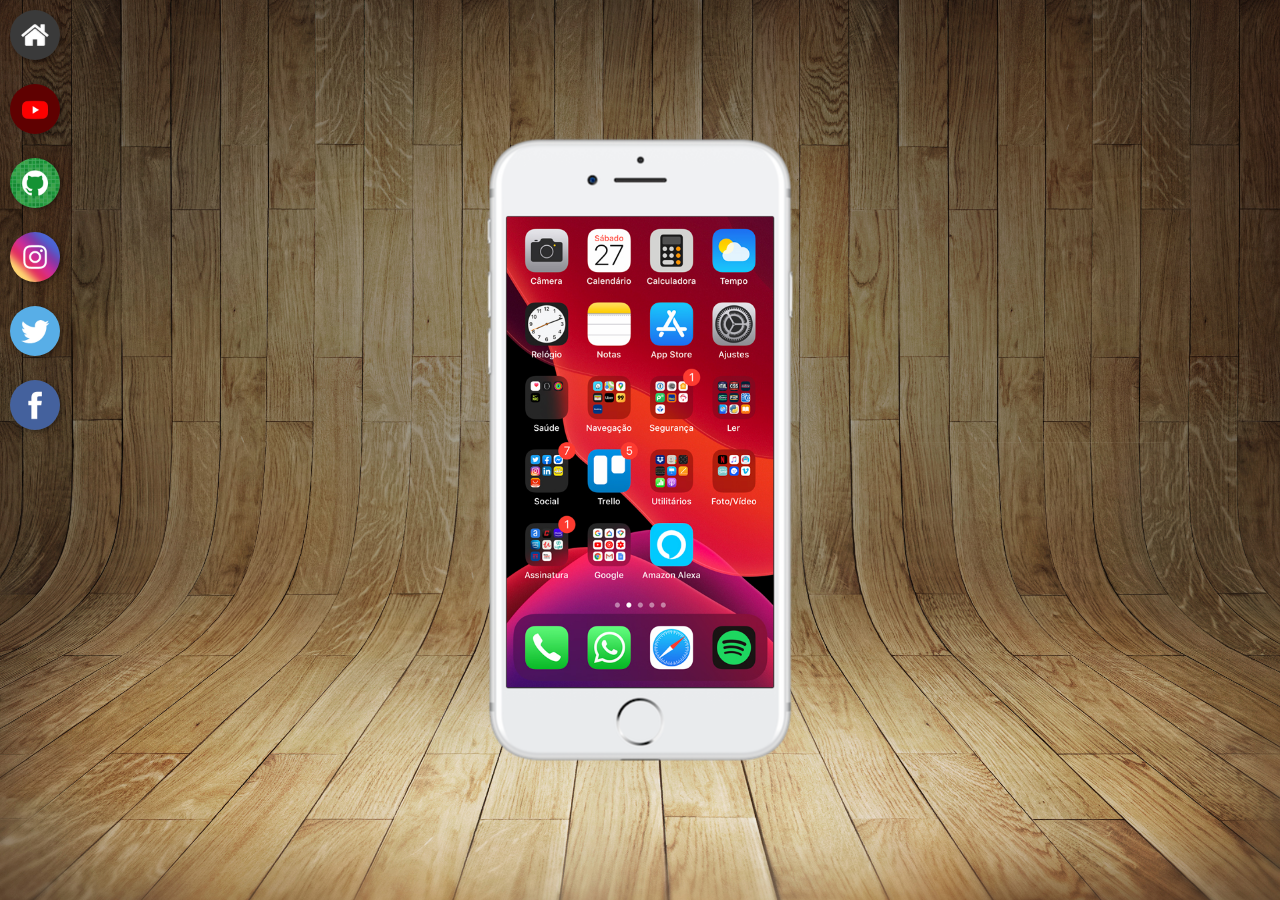
<file: index.html>
<!DOCTYPE html>
<html lang="pt-br">
<head>
    <meta charset="UTF-8">
    <meta name="viewport" content="width=device-width, initial-scale=1.0">
    <link rel="shortcut icon" href="favicon.ico" type="image/x-icon">
    <link rel="stylesheet" href="estilos/style.css">

    <title>Projeto ede social</title>
</head>
<body>
   <main>
    <section id="telefone">
       <iframe src="home.html" name="tela" id="tela" frameborder="0">
         Seu navegadornão é compativel com isso.
       </iframe>
    </section>
    <section id="redes-sociais"> 

      <a href="home.html" target="tela"><img src="imagens/logo-home.jpg" alt="Home"></a><br>
      <a href="youtube.html" target="tela"><img src="imagens/logo-youtube.jpg" alt="YouTube"></a><br>
      <a href="github.html" target="tela"><img src="imagens/logo-github.jpg" alt="GitHub"></a><br>
      <a href="instagram.html" target="tela"><img src="imagens/logo-instagram.jpg" alt="Instagram"></a><br>
      <a href="#" target="tela"><img src="imagens/logo-twitter.jpg" alt="Twitter"></a><br>
      <a href="#" target="tela"><img src="imagens/logo-facebook.jpg" alt="Facebook"></a>
    
    </section>
   </main> 
</body>
</html>
</file>
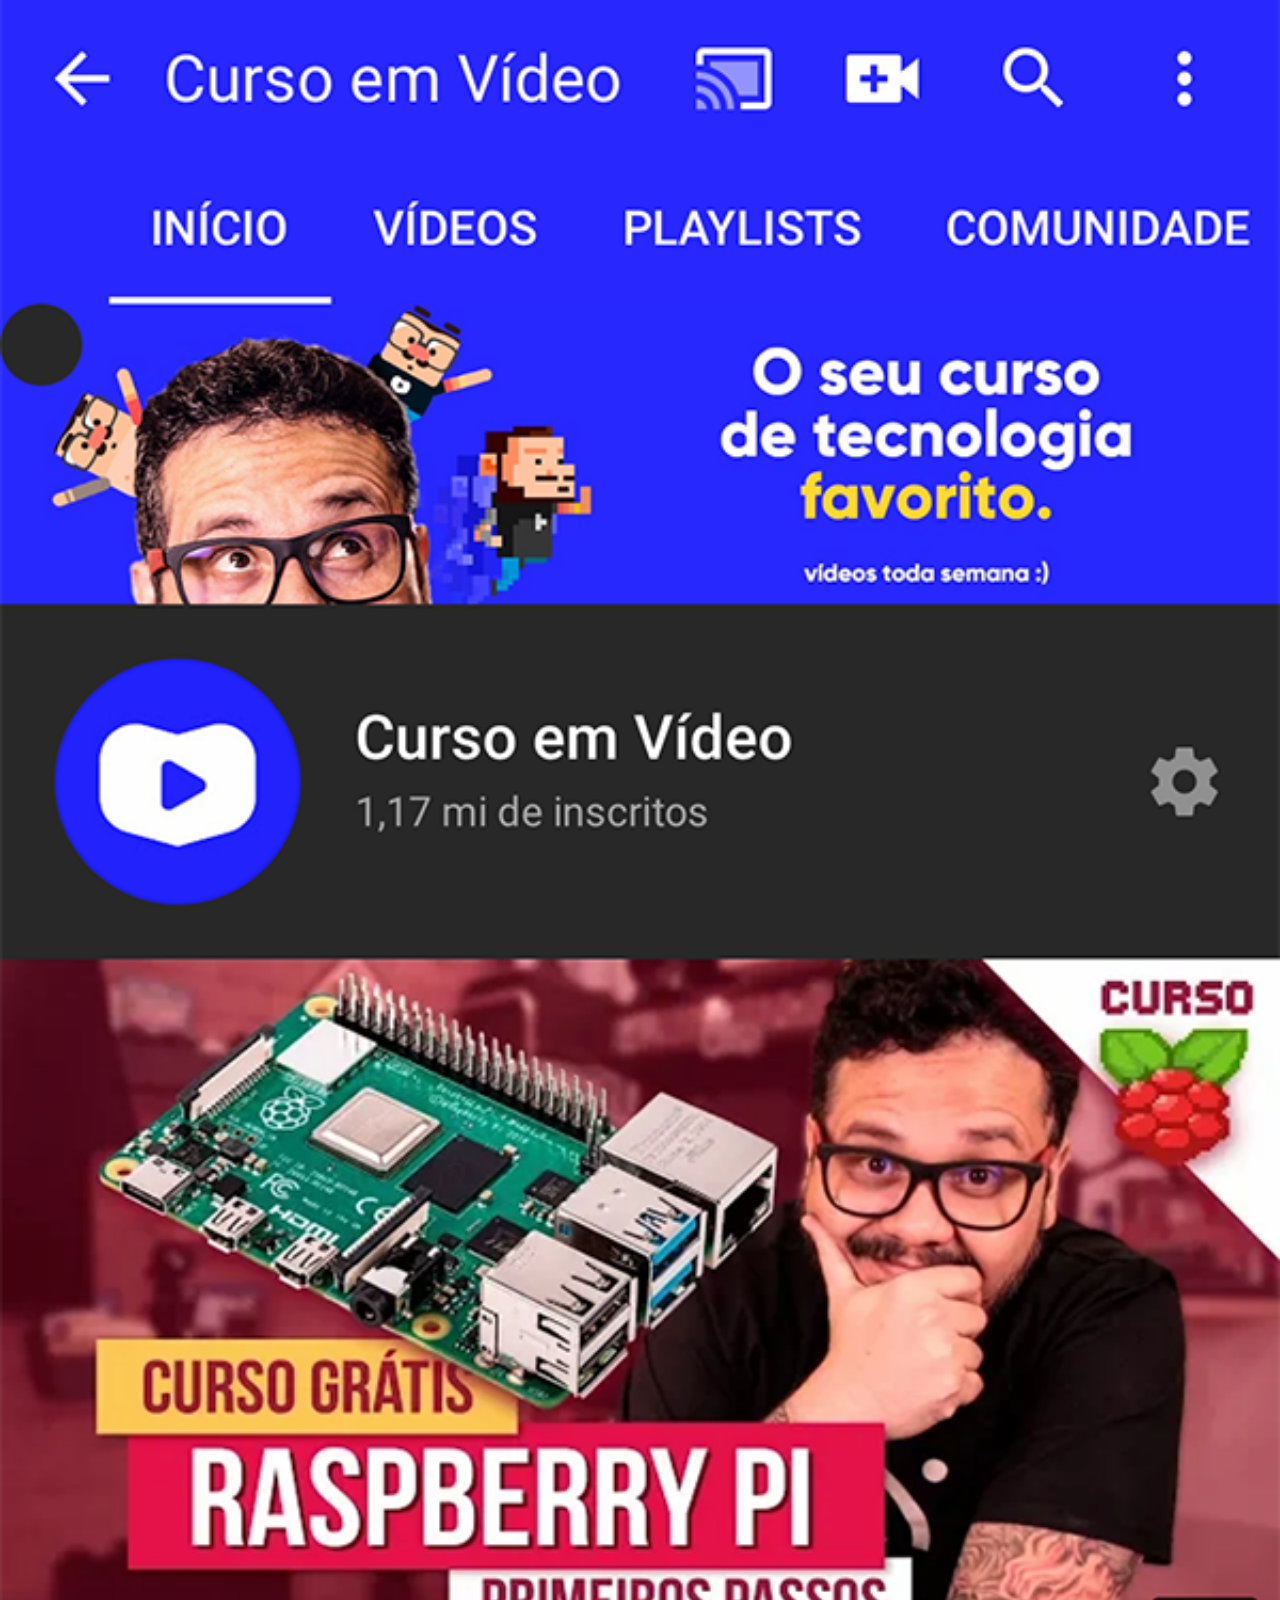
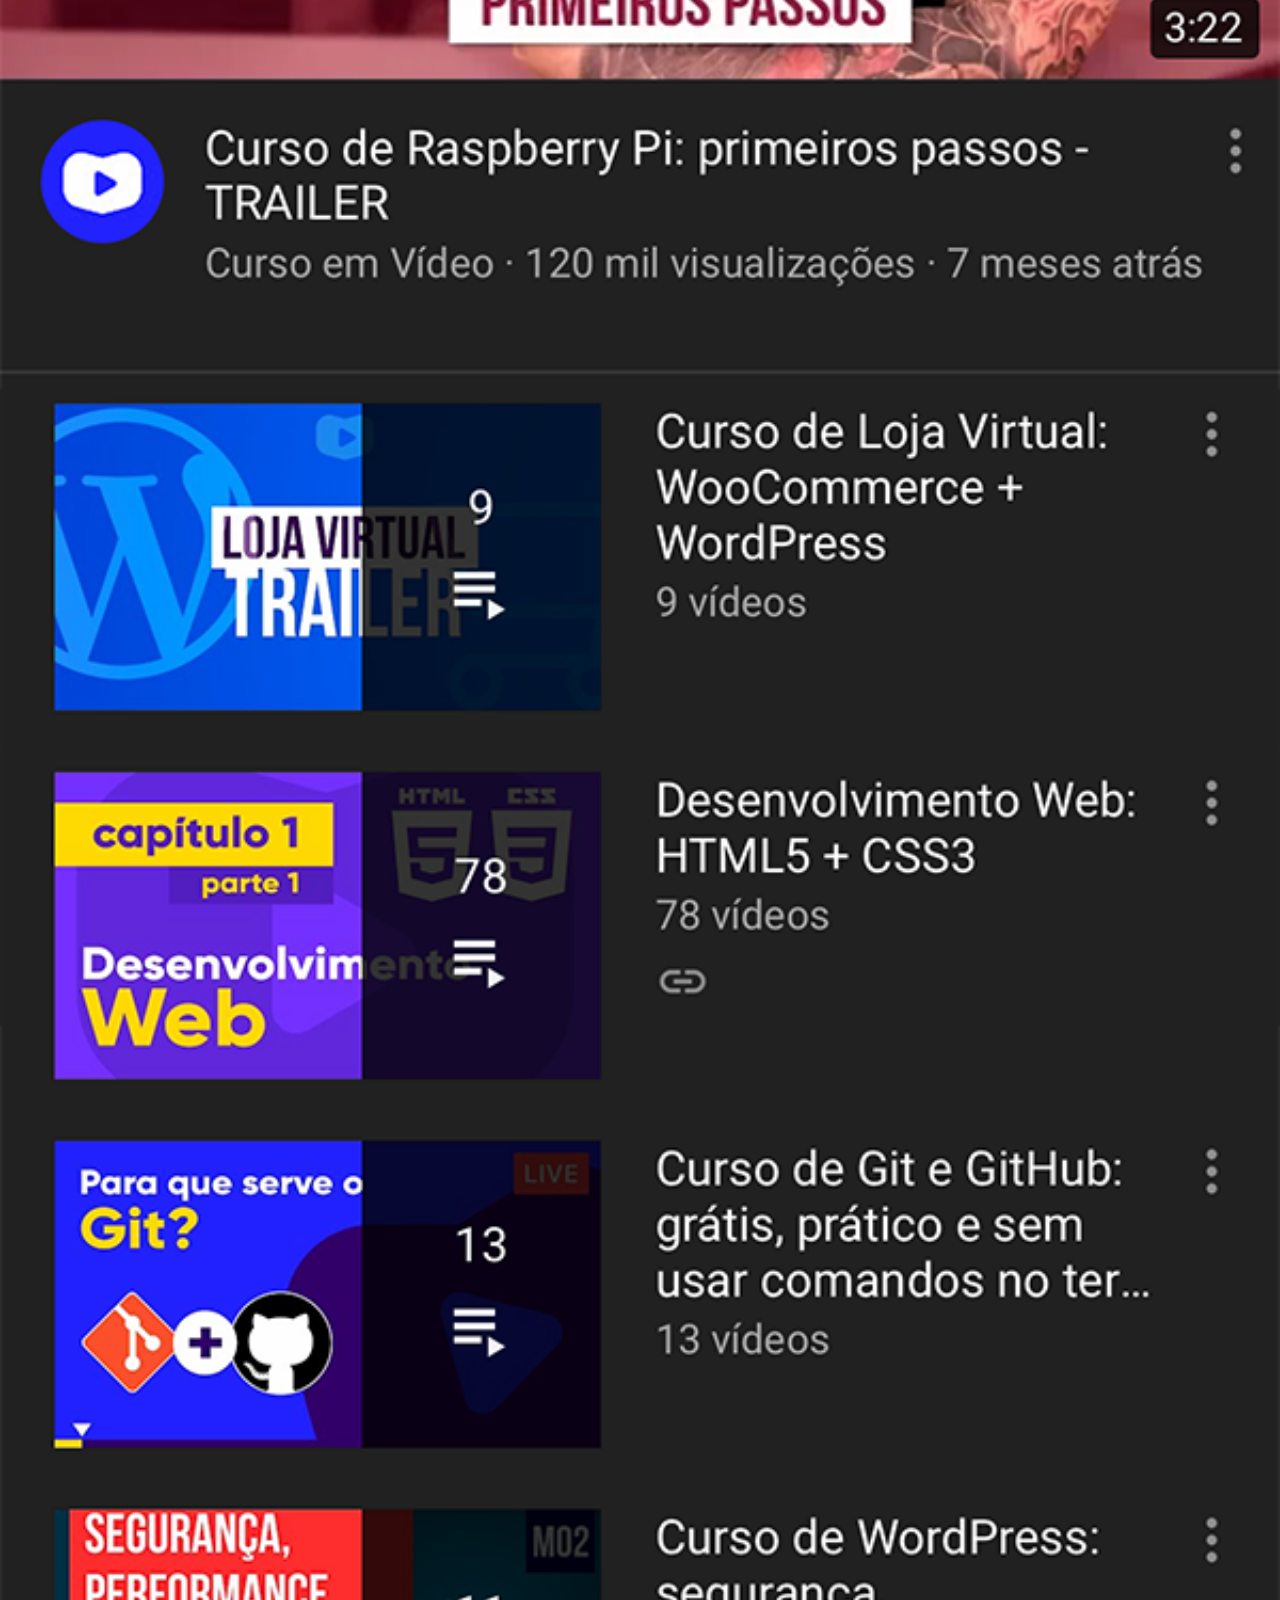
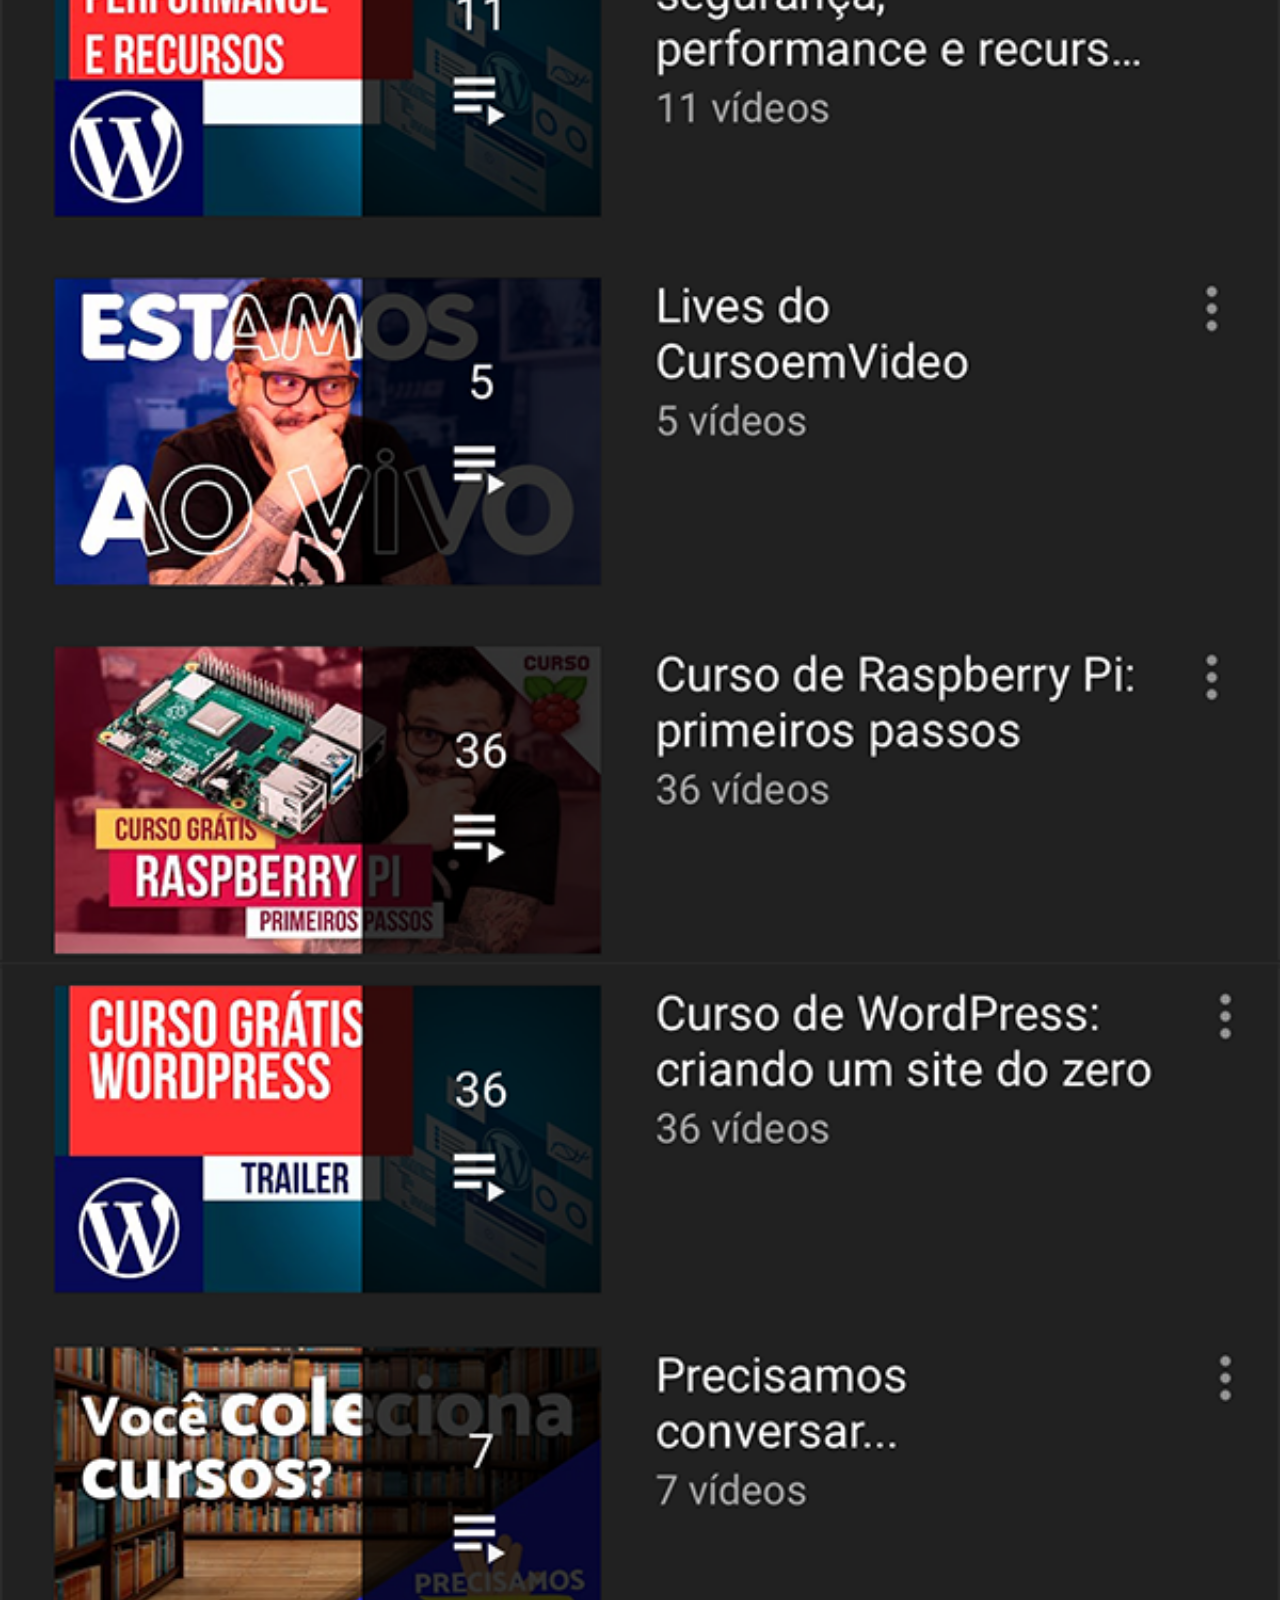
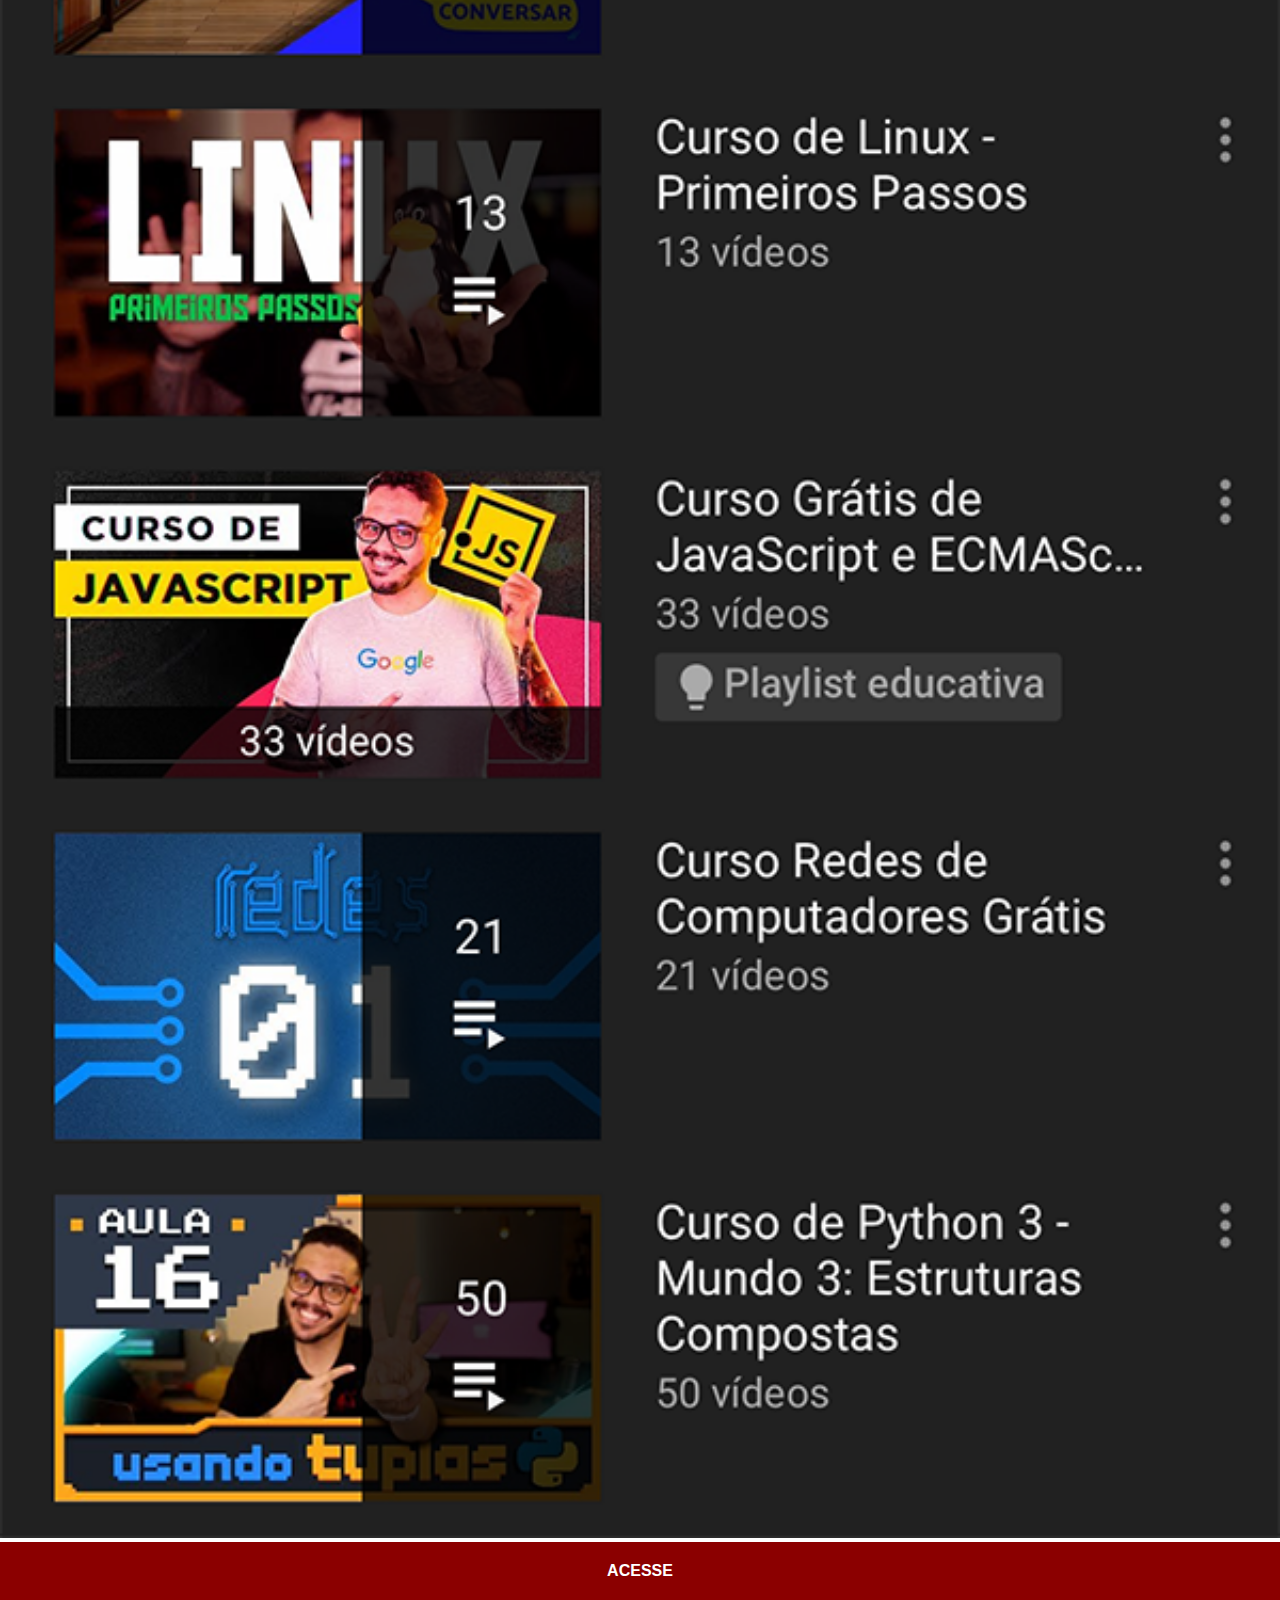
<file: facebook.html>
<!DOCTYPE html>
<html lang="pt-br">
<head>
    <meta charset="UTF-8">
    <meta name="viewport" content="width=device-width, initial-scale=1.0">
    <title>Facbook</title>
    <link rel="stylesheet" href="estilos/social.css">
</head>
<body>
   <img src="imagens/tela-youtube.png" alt="YouTube">
   <a href="https://www.youtube.com/user/cursoemvideo/playlists" target="_blank">ACESSE</a>
</body>
</html>
</file>
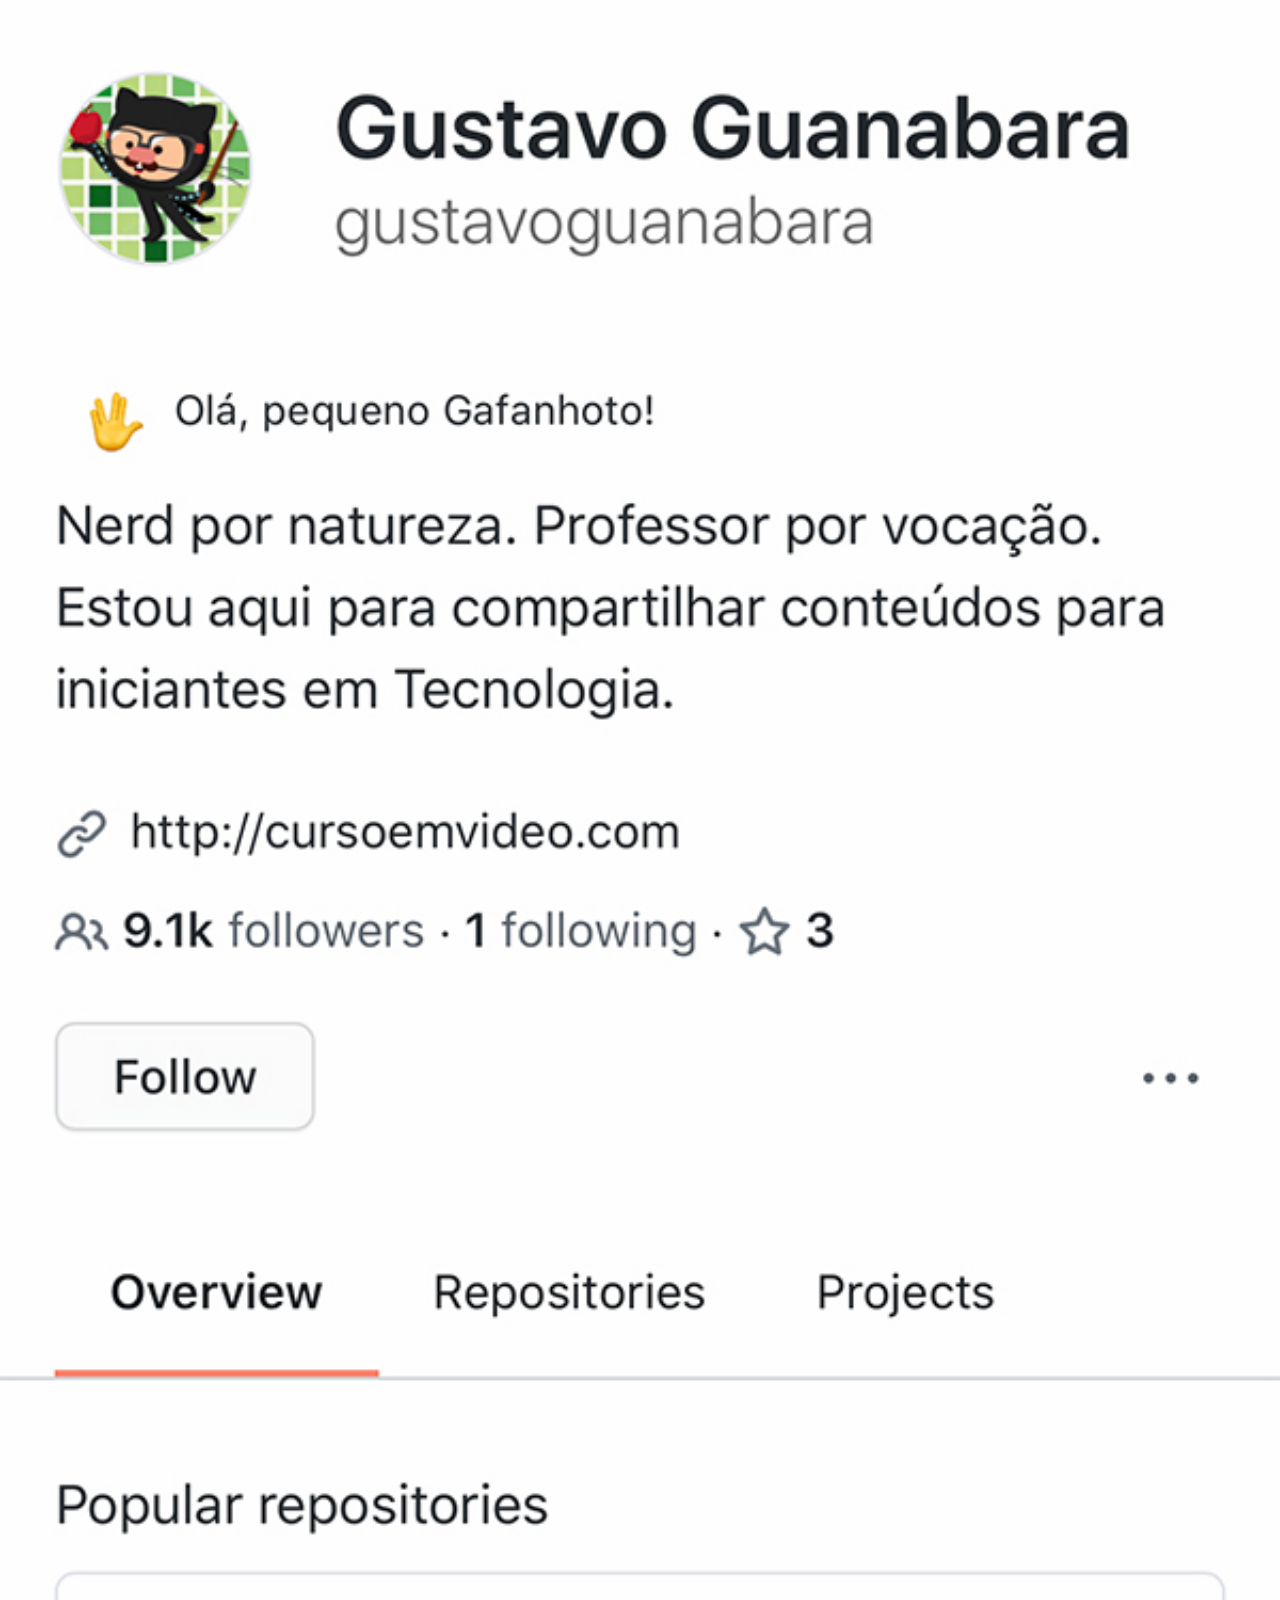
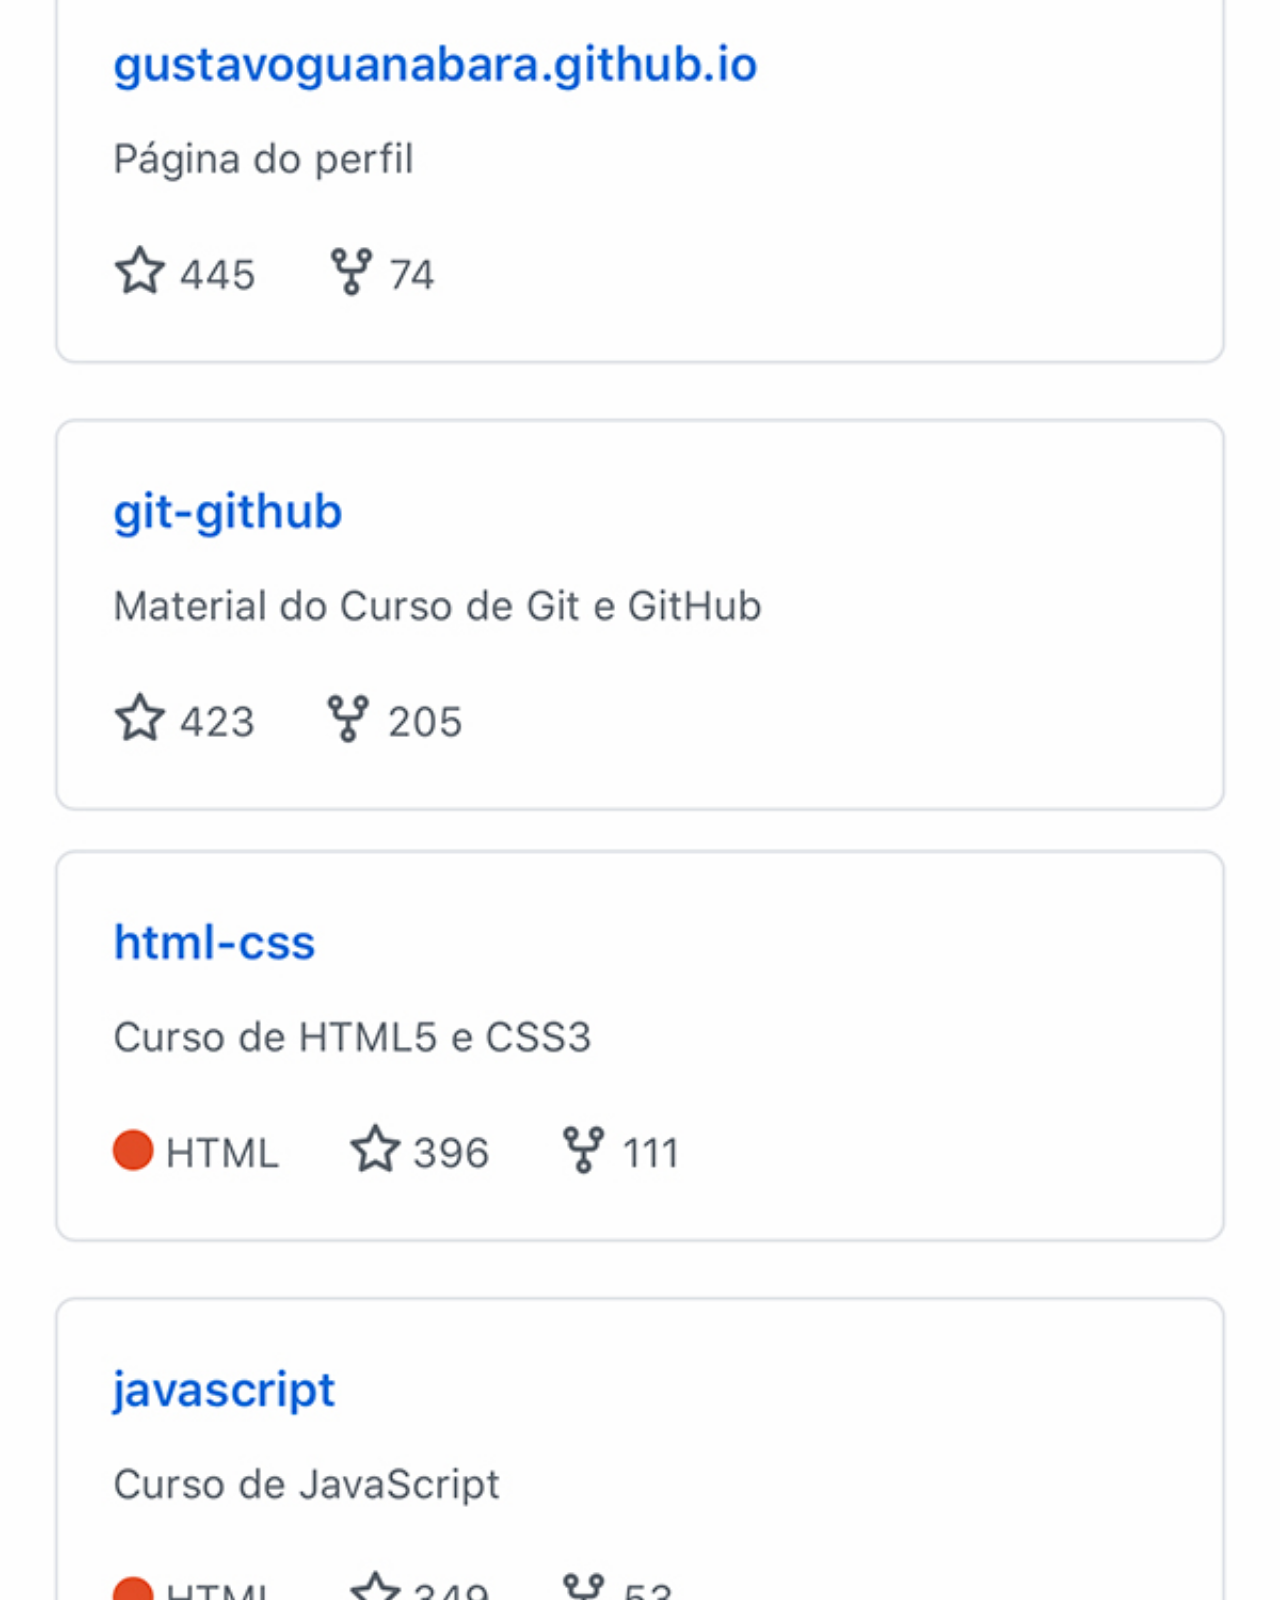
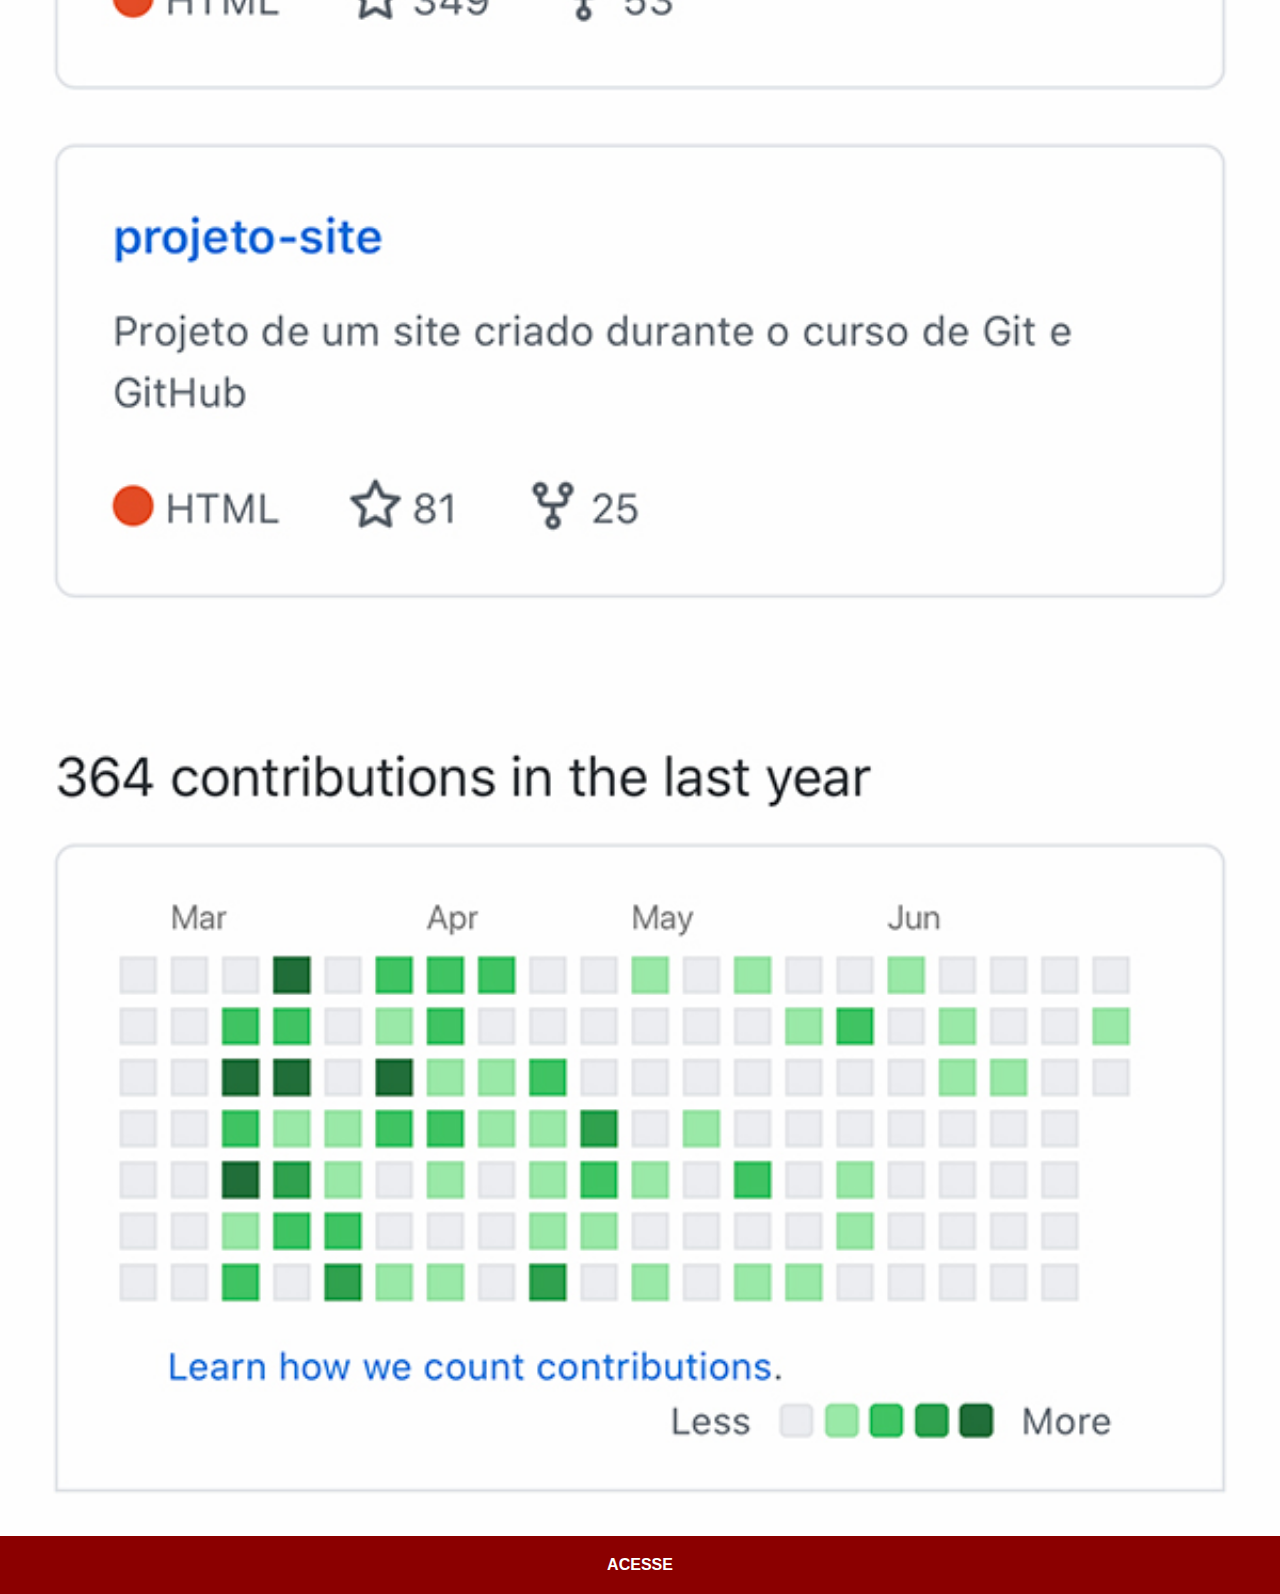
<file: github.html>
<!DOCTYPE html>
<html lang="pt-br">
<head>
    <meta charset="UTF-8">
    <meta name="viewport" content="width=device-width, initial-scale=1.0">
    <title>GitHub</title>
    <link rel="stylesheet" href="estilos/social.css">
</head>
<body>
   <img src="imagens/tela-github.jpg" alt="Twitter">
   <a href="https://github.com/gustavoguanabara/" target="_blank">ACESSE</a>
</body>
</html>
</file>
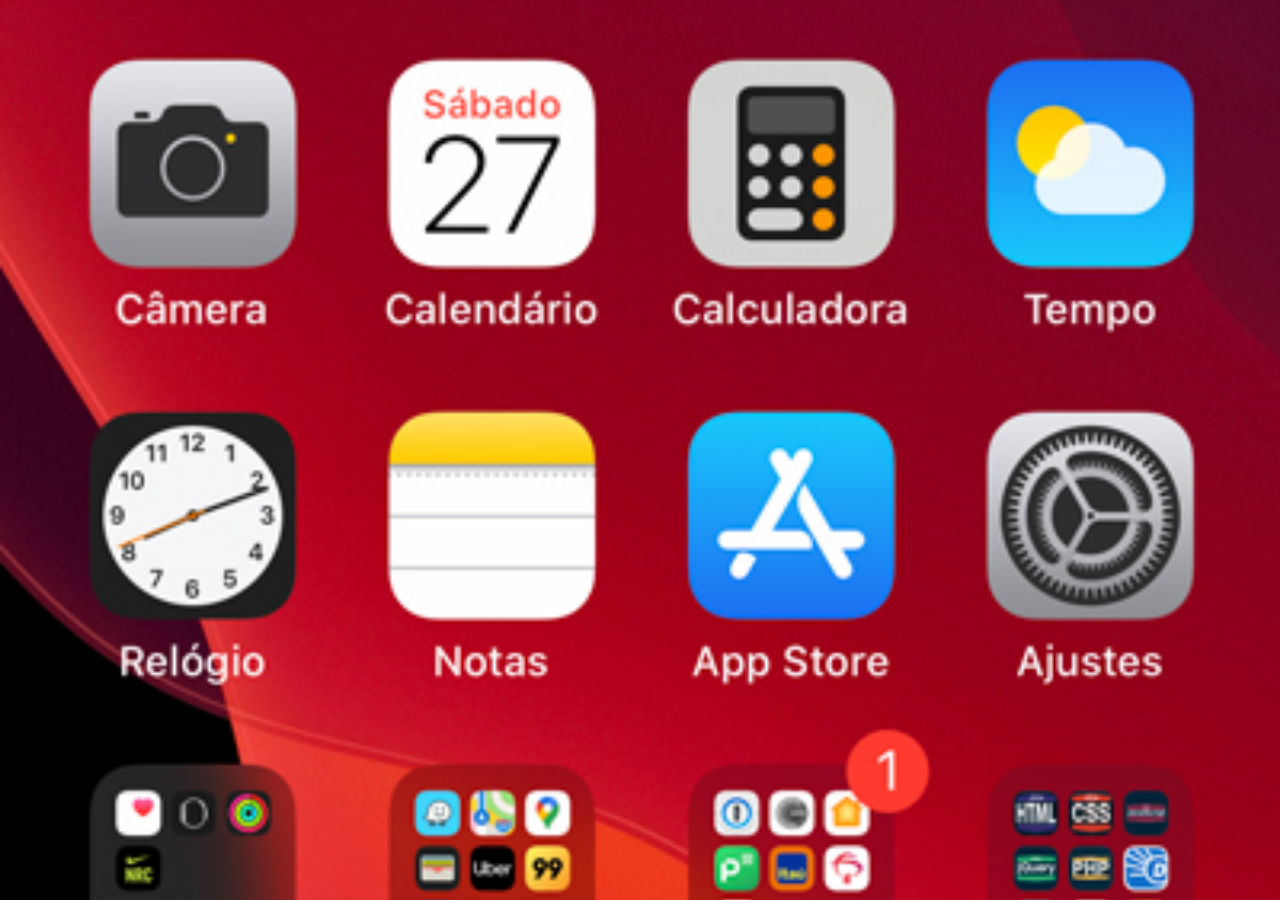
<file: home.html>
<!DOCTYPE html>
<html lang="pt-br">
<head>
    <meta charset="UTF-8">
    <meta name="viewport" content="width=device-width, initial-scale=1.0">
    <title>Home</title>
</head>
<style>
    *{
        margin: 0px;
        padding: 0px;
    }
    body{
        width: 100vw;
        height: 100vh;
        background: black url('imagens/tela-home.jpg') no-repeat top center;
        background-size: cover;
    }
</style>
<body>
    
</body>
</html>
</file>
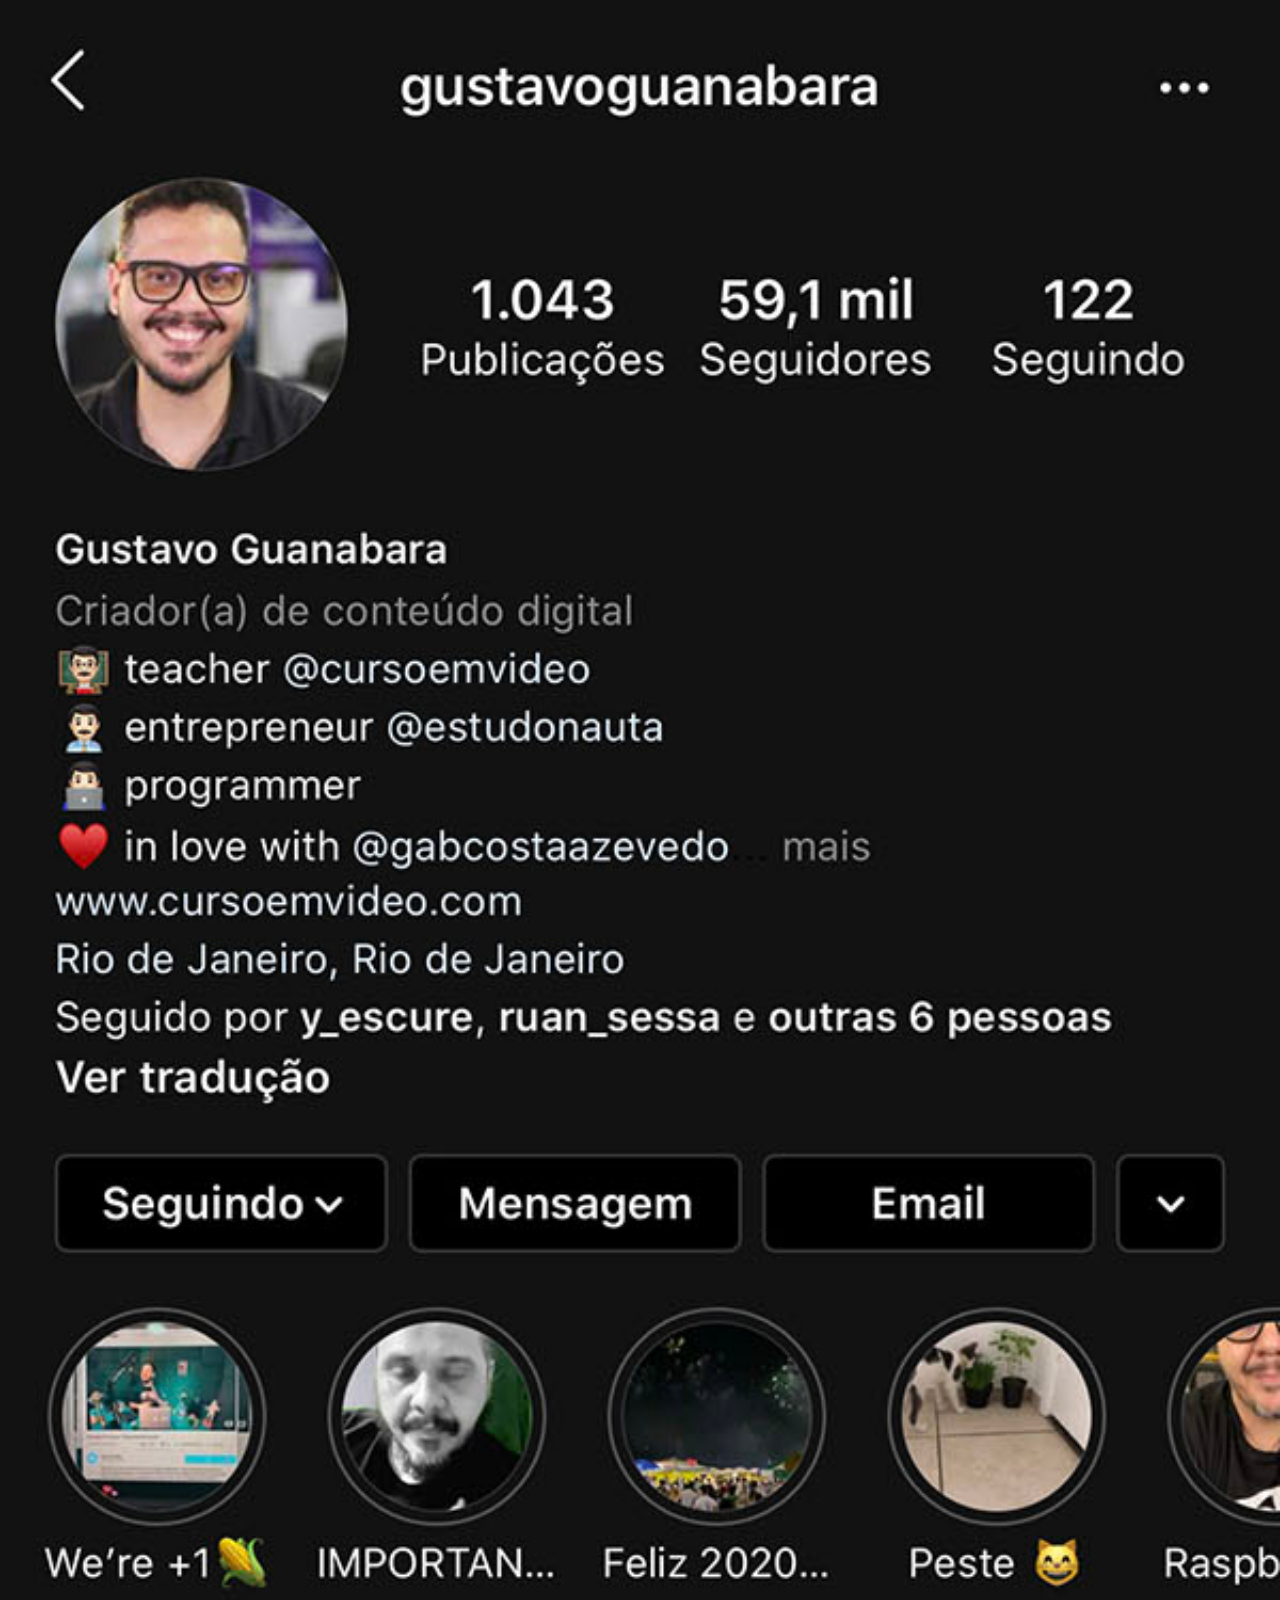
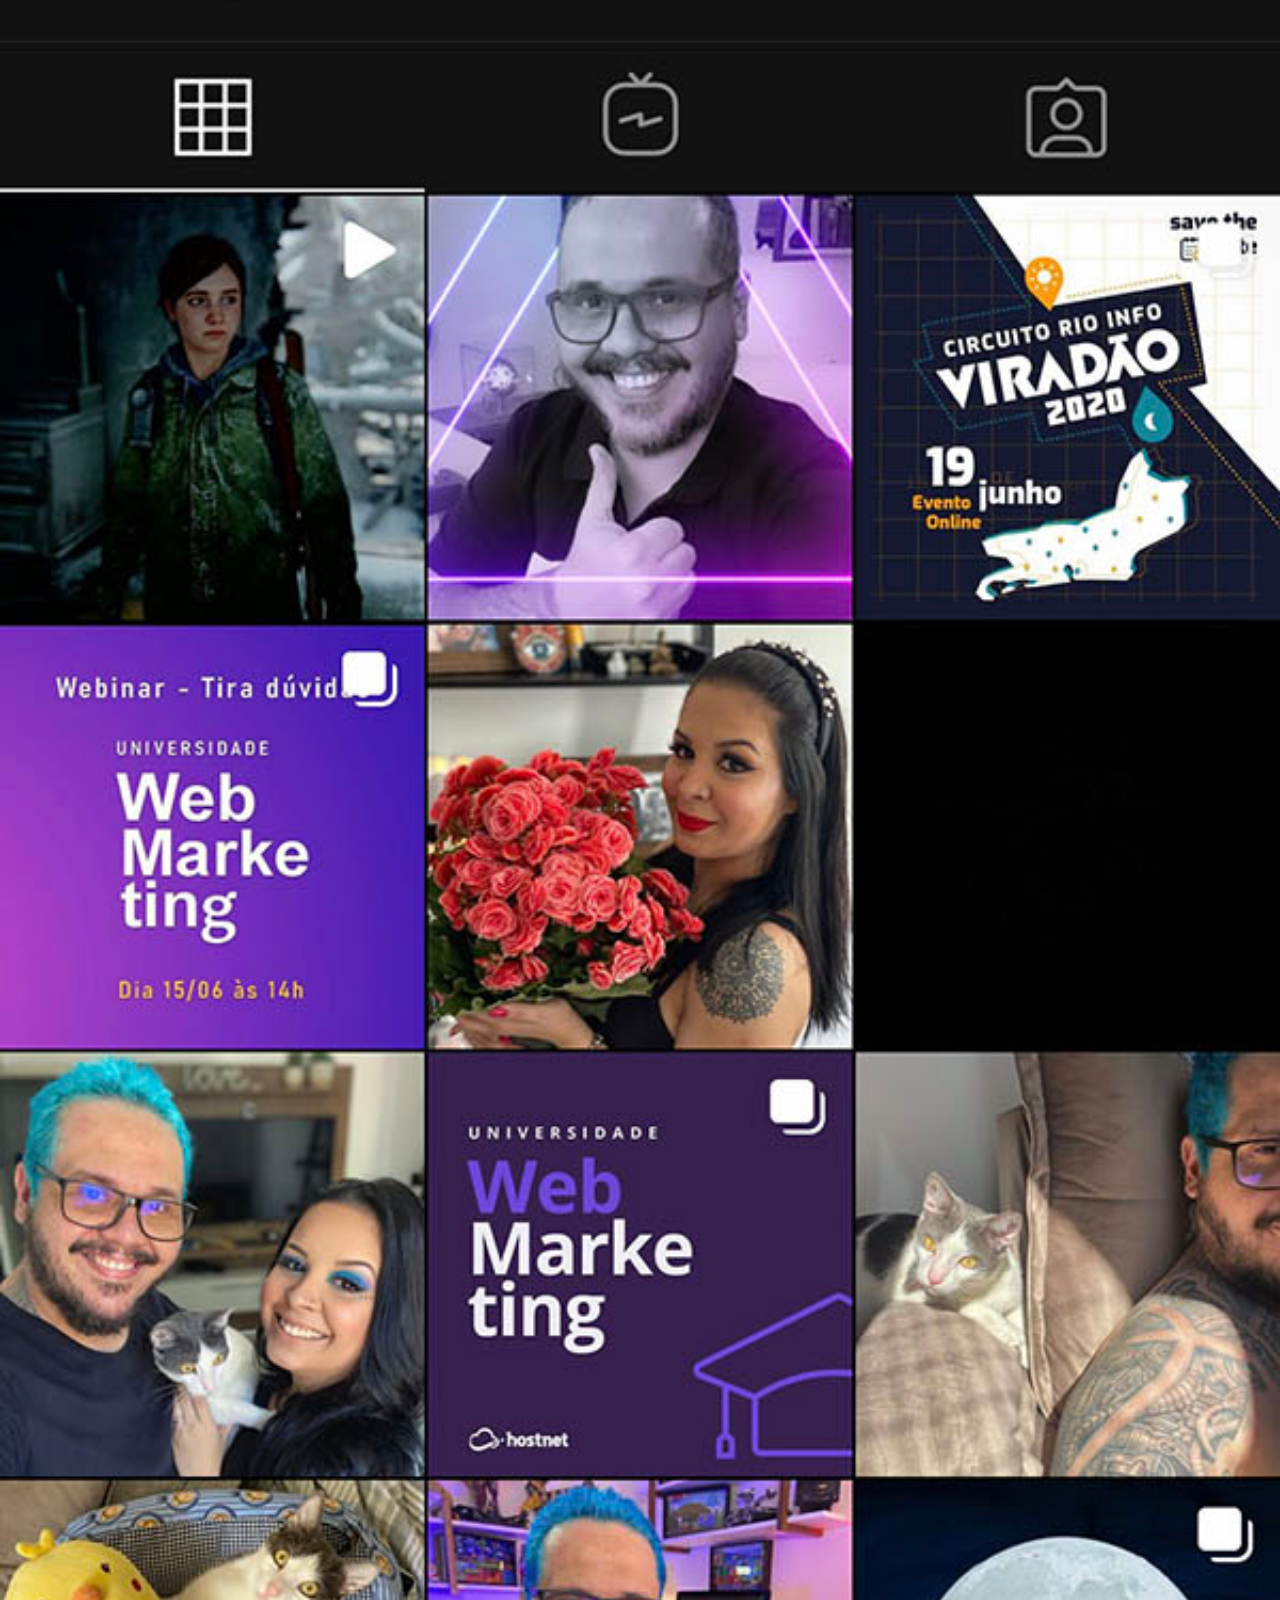
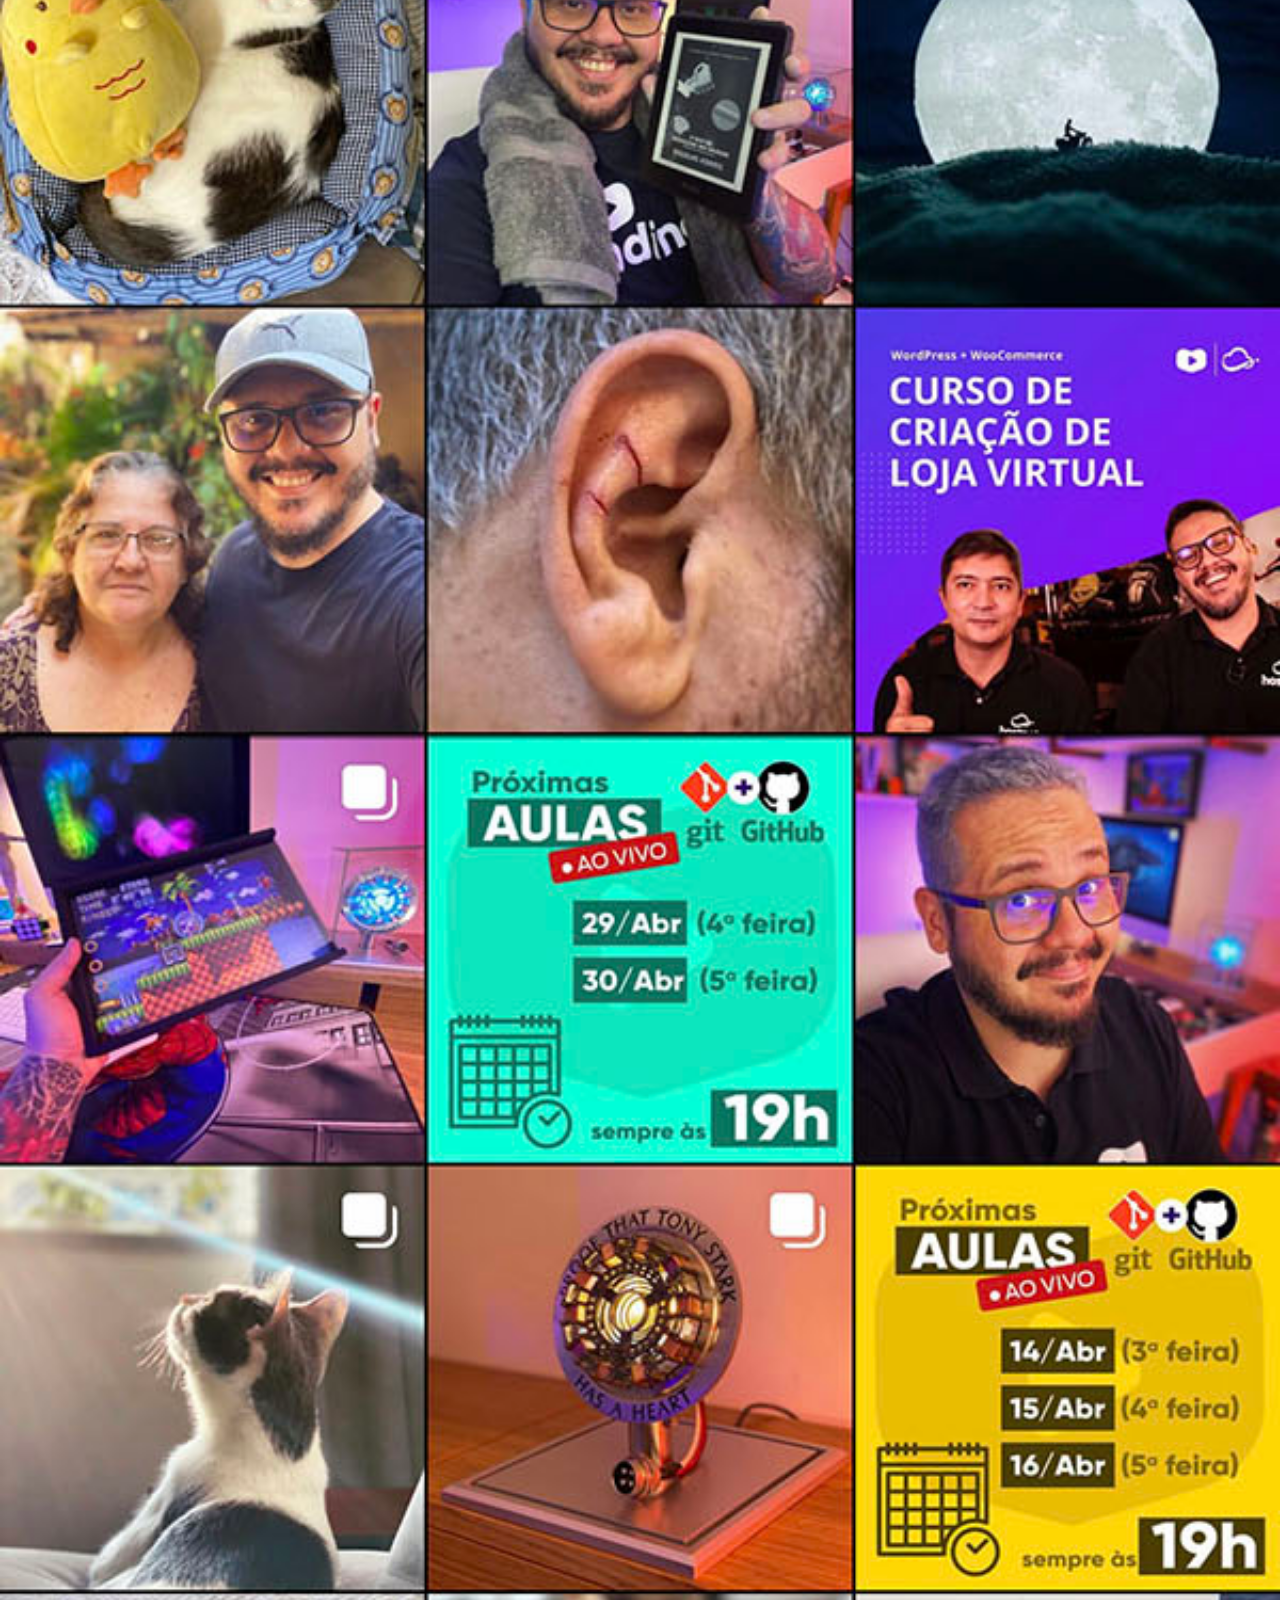
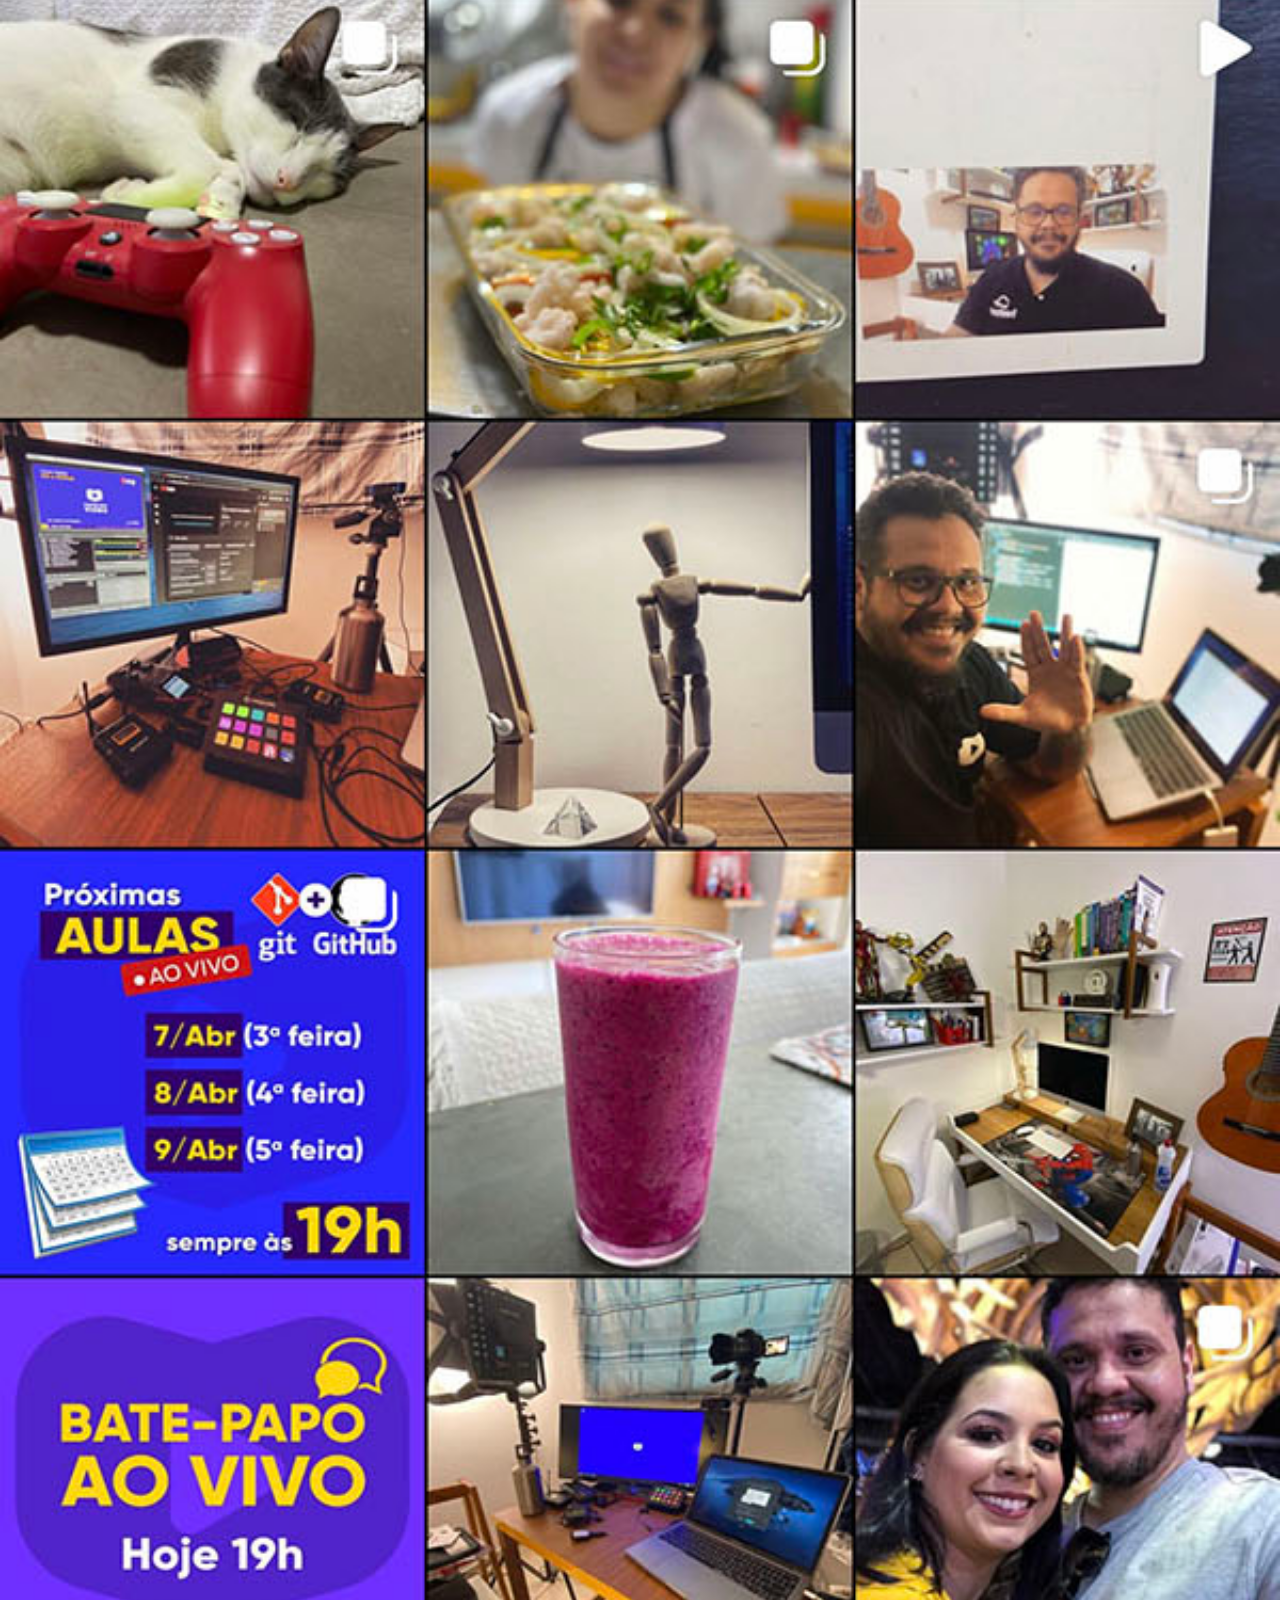
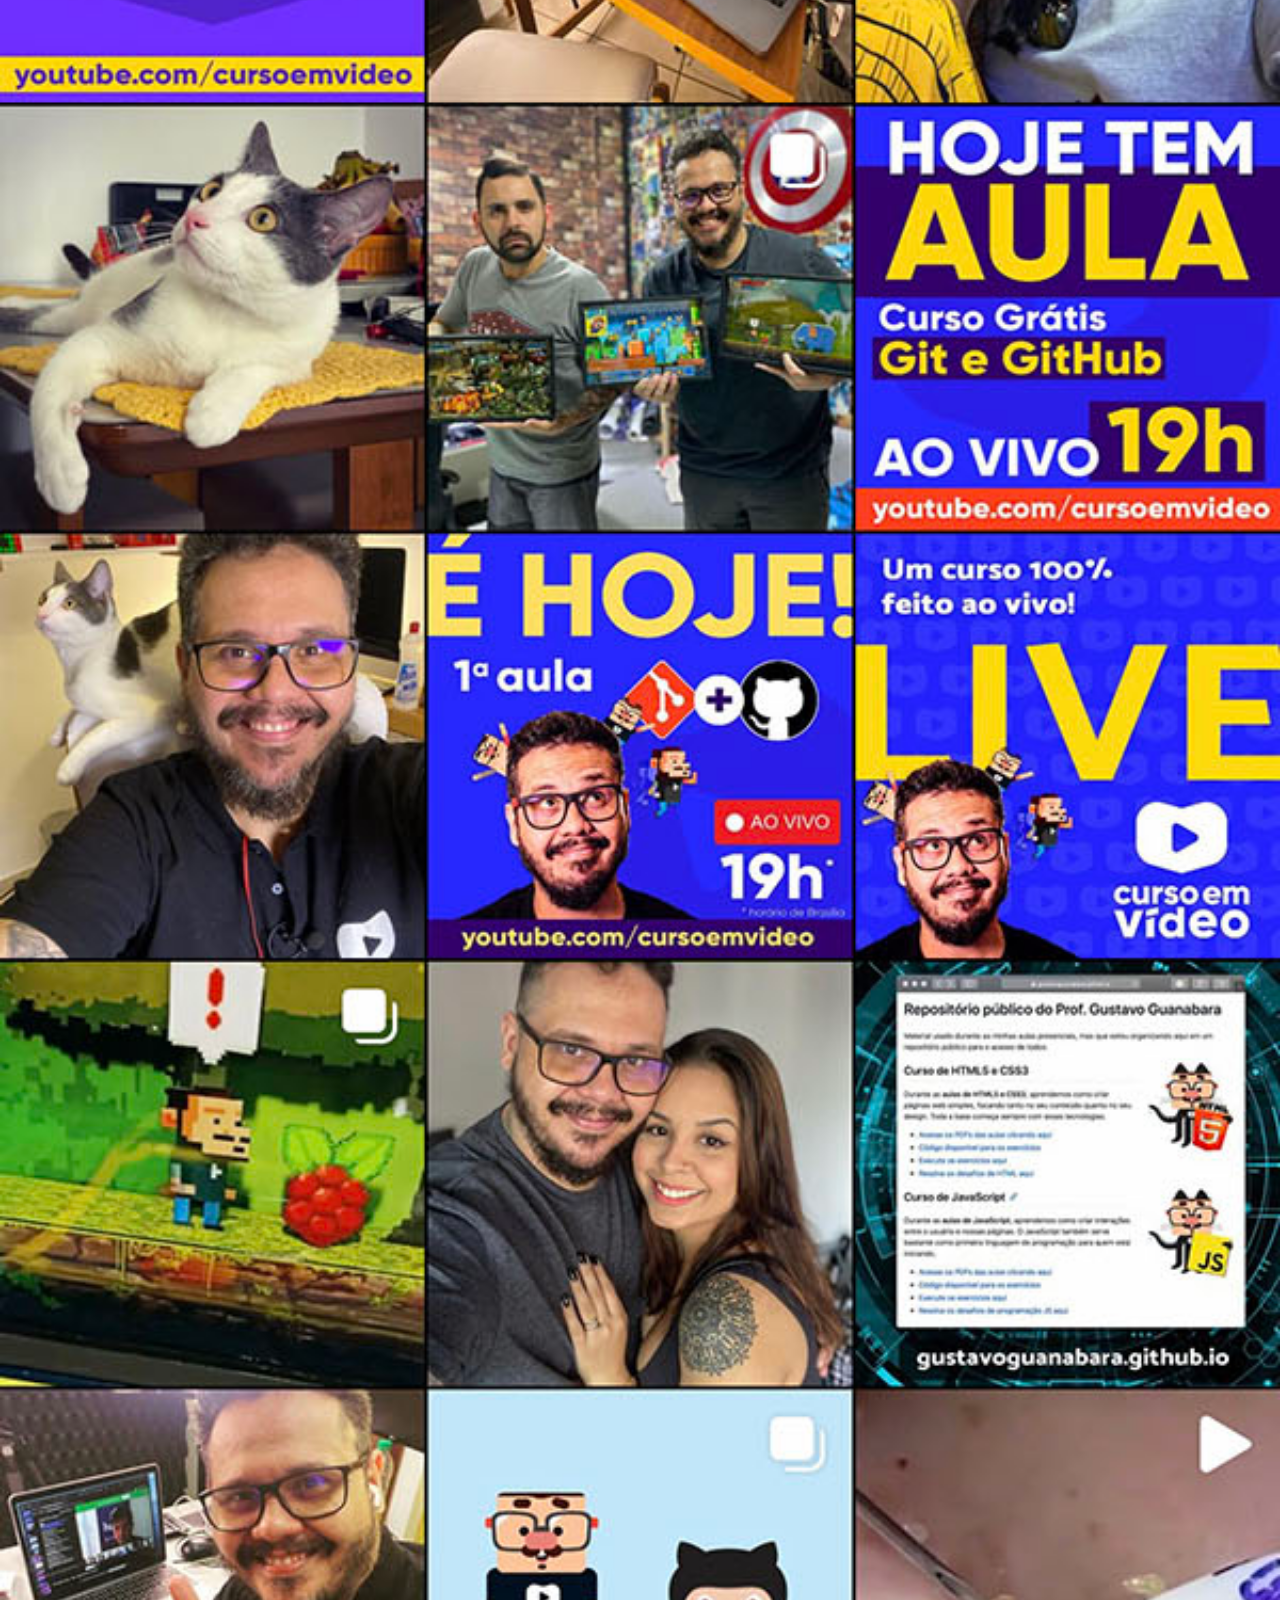
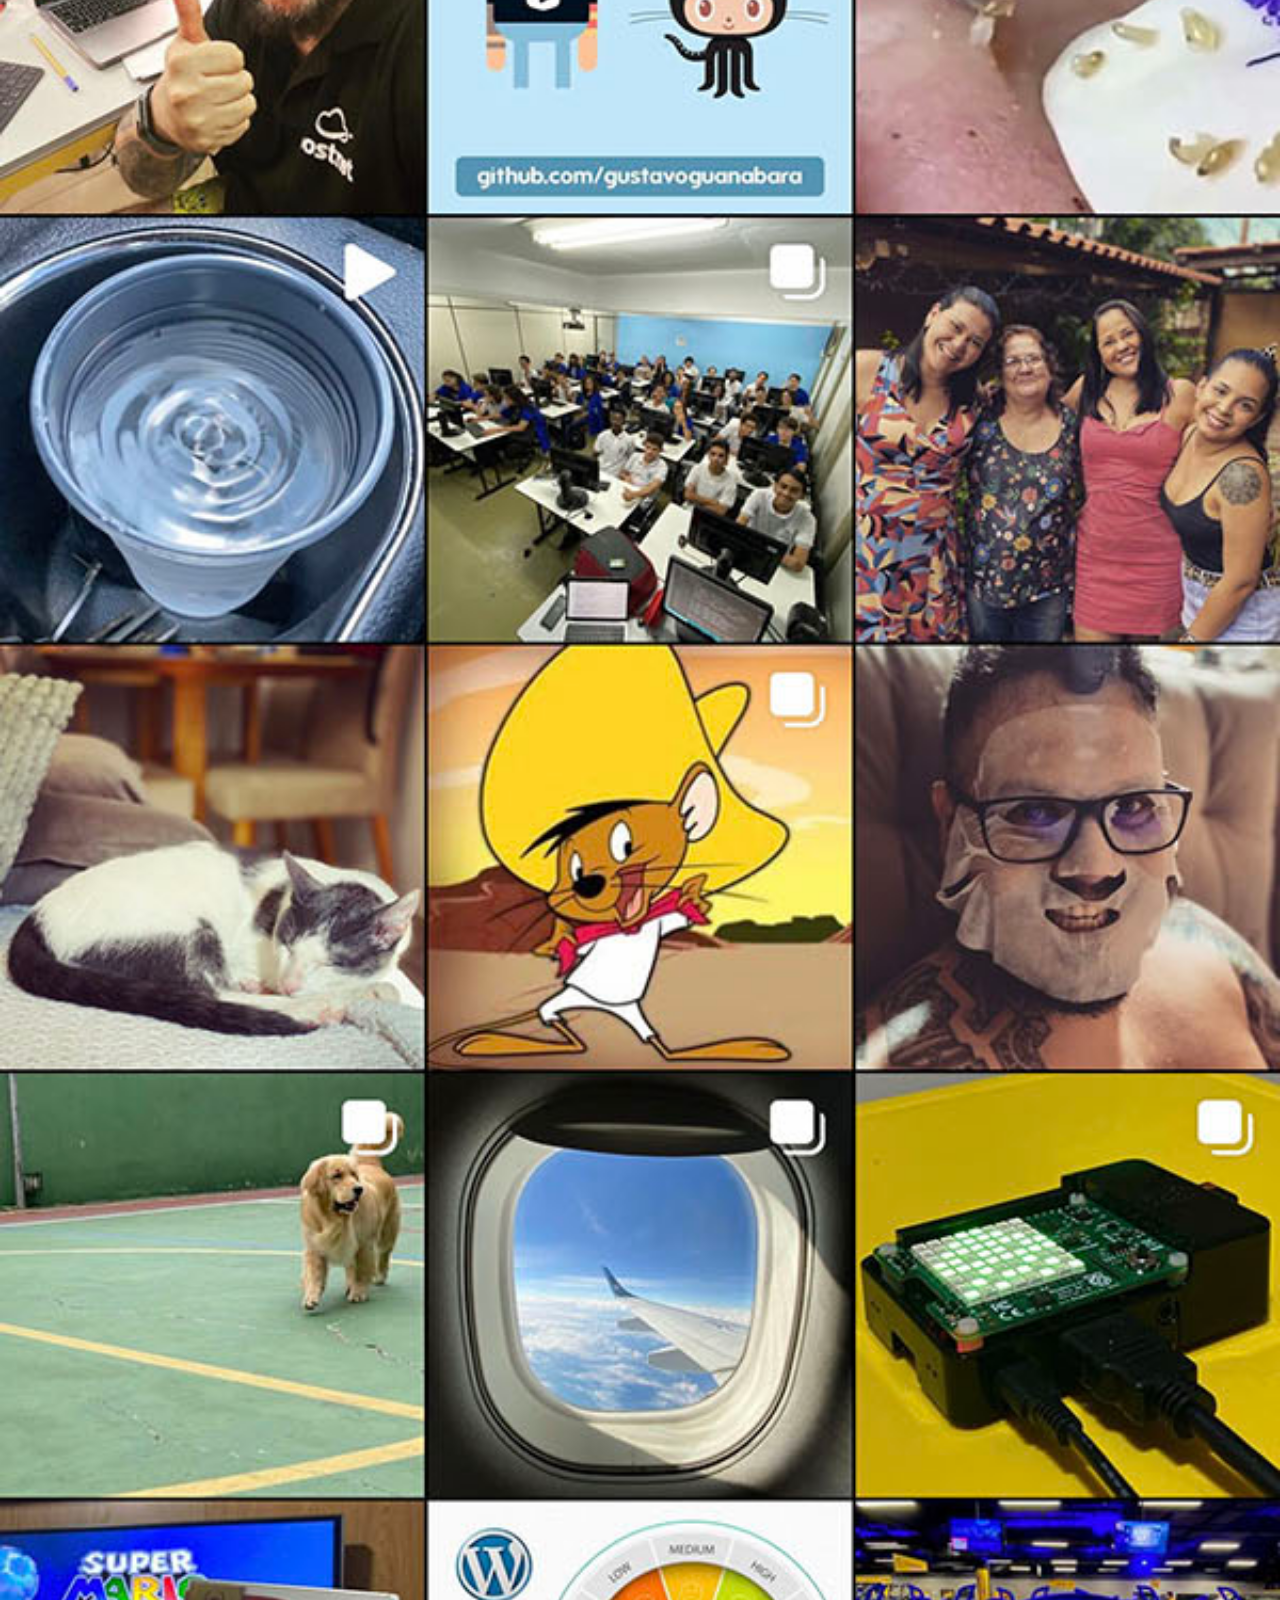
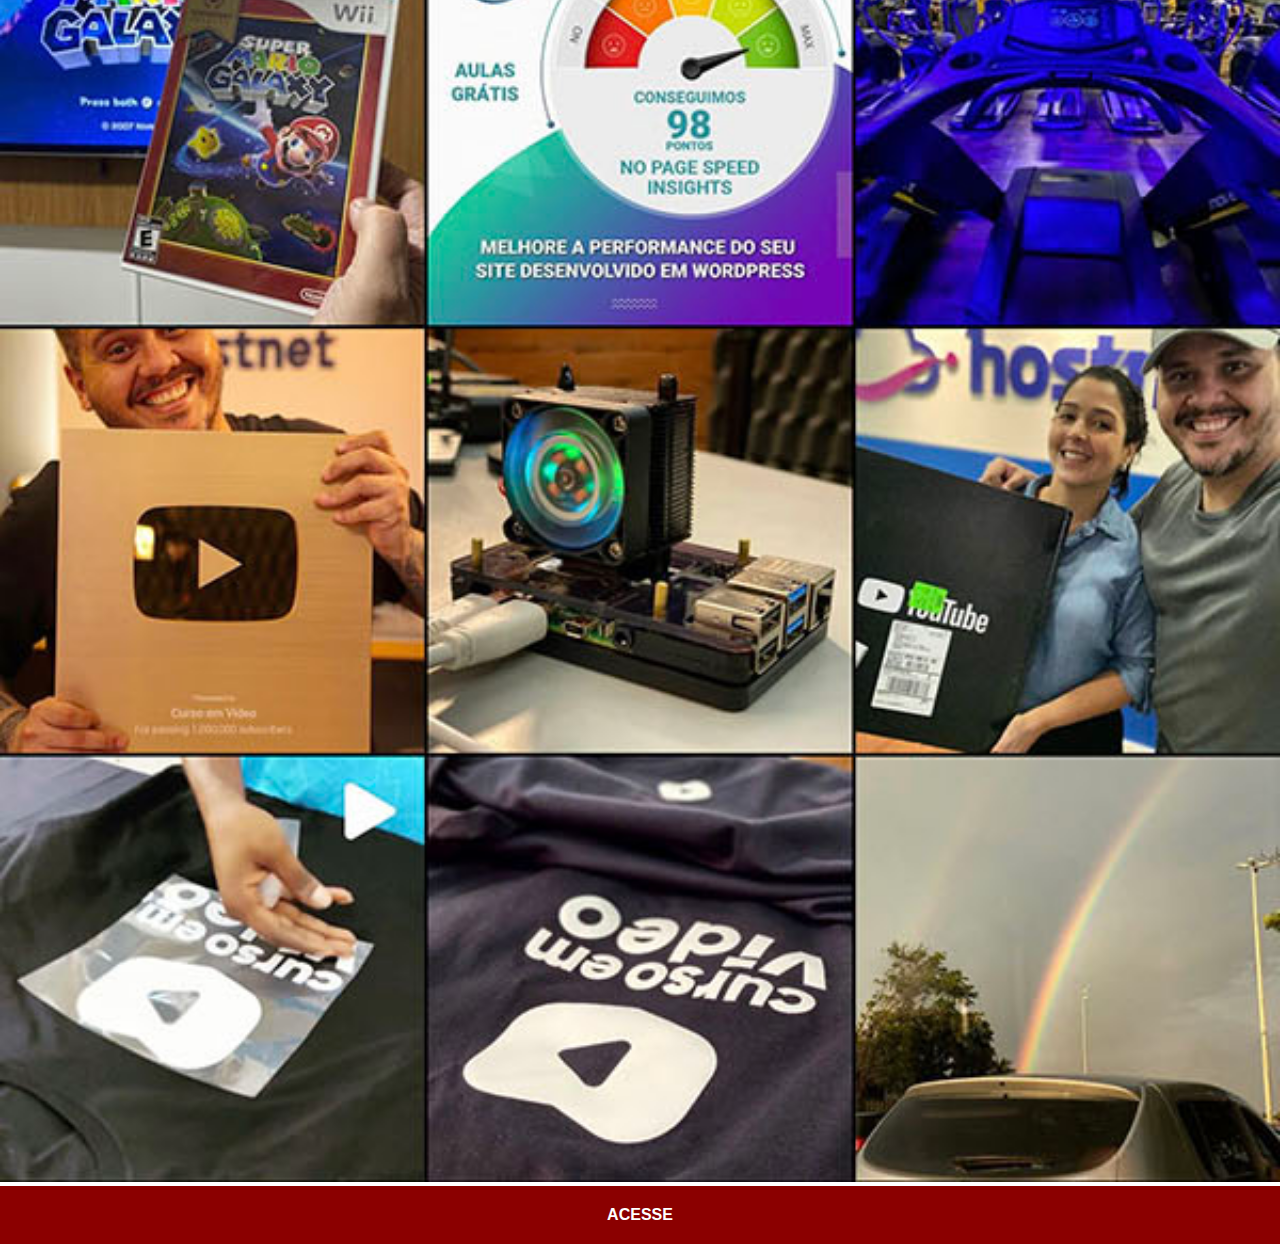
<file: instagram.html>
<!DOCTYPE html>
<html lang="pt-br">
<head>
    <meta charset="UTF-8">
    <meta name="viewport" content="width=device-width, initial-scale=1.0">
    <title>Intagram</title>
    <link rel="stylesheet" href="estilos/social.css">
</head>
<body>
   <img src="imagens/tela-instagram.jpg" alt="Instagram">
   <a href="https://www.instagram.com/gustavoguanabara/" target="_blank">ACESSE</a>
</body>
</html>
</file>
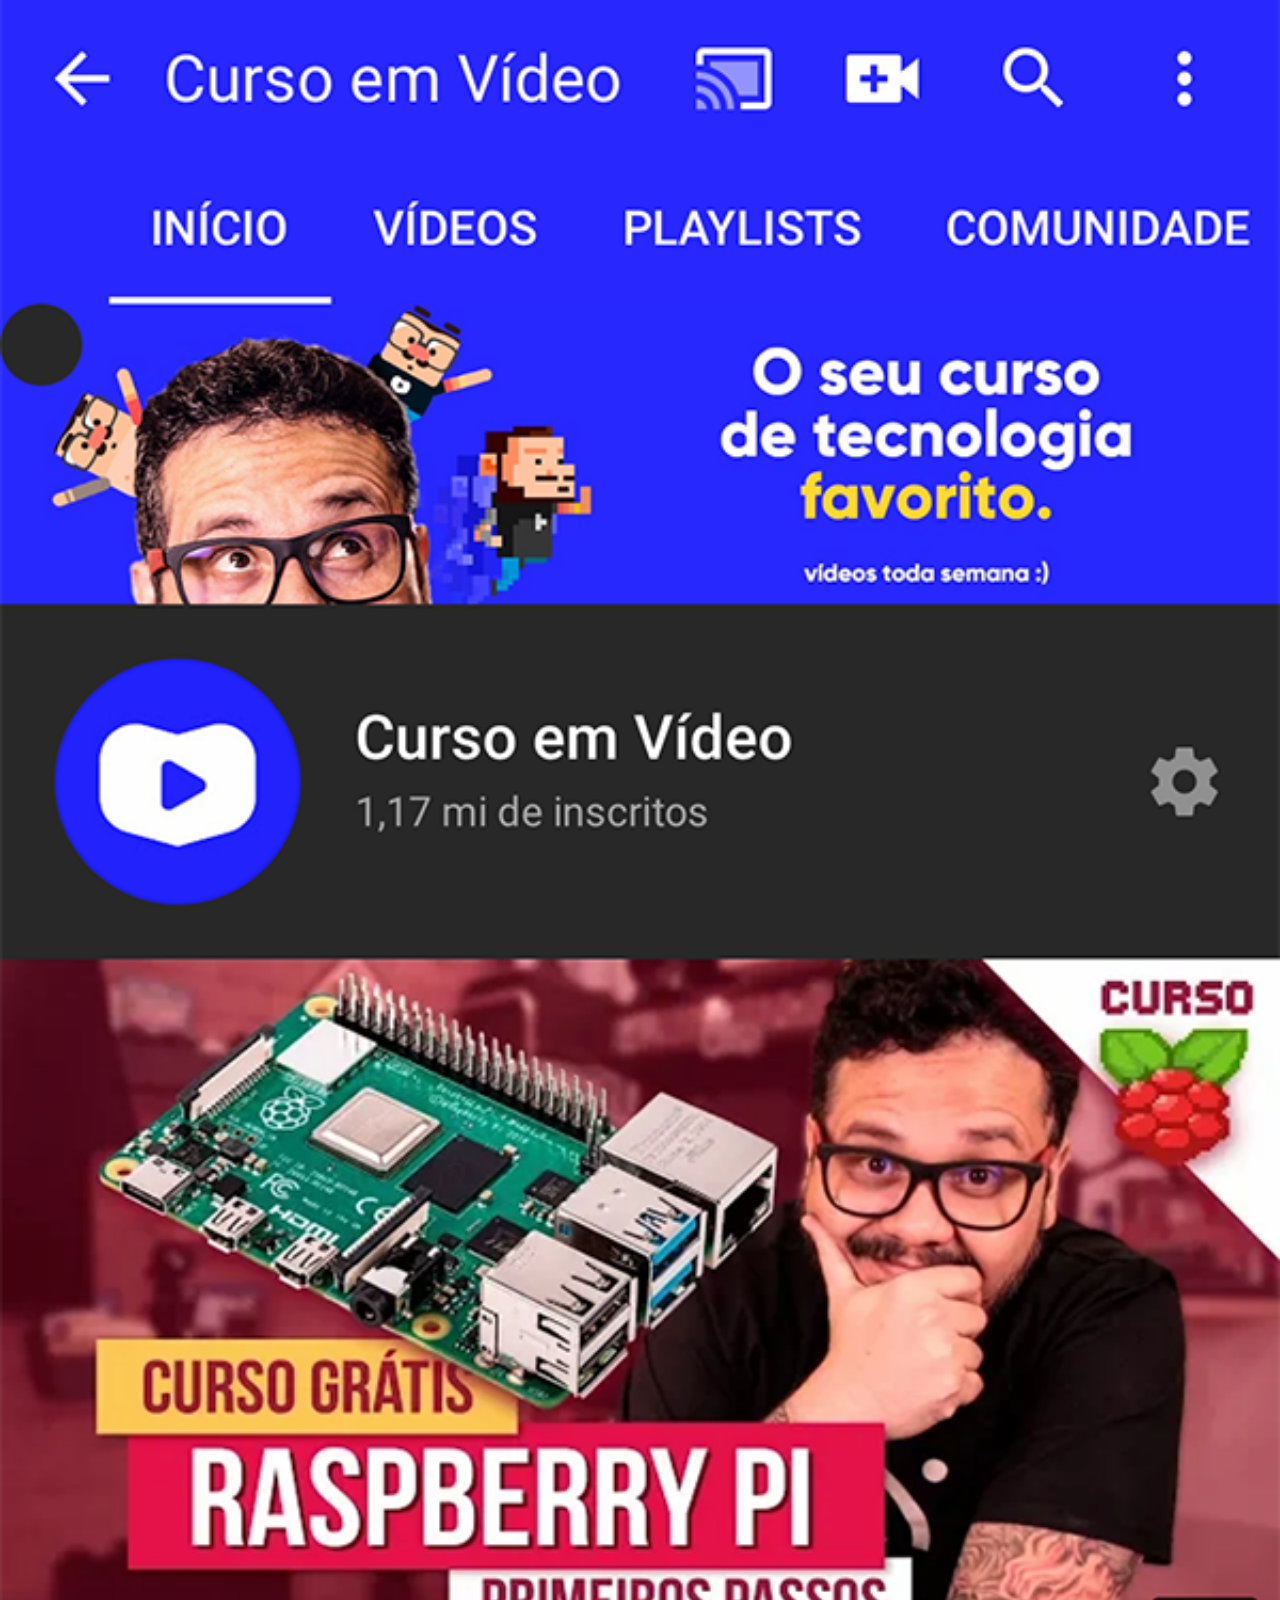
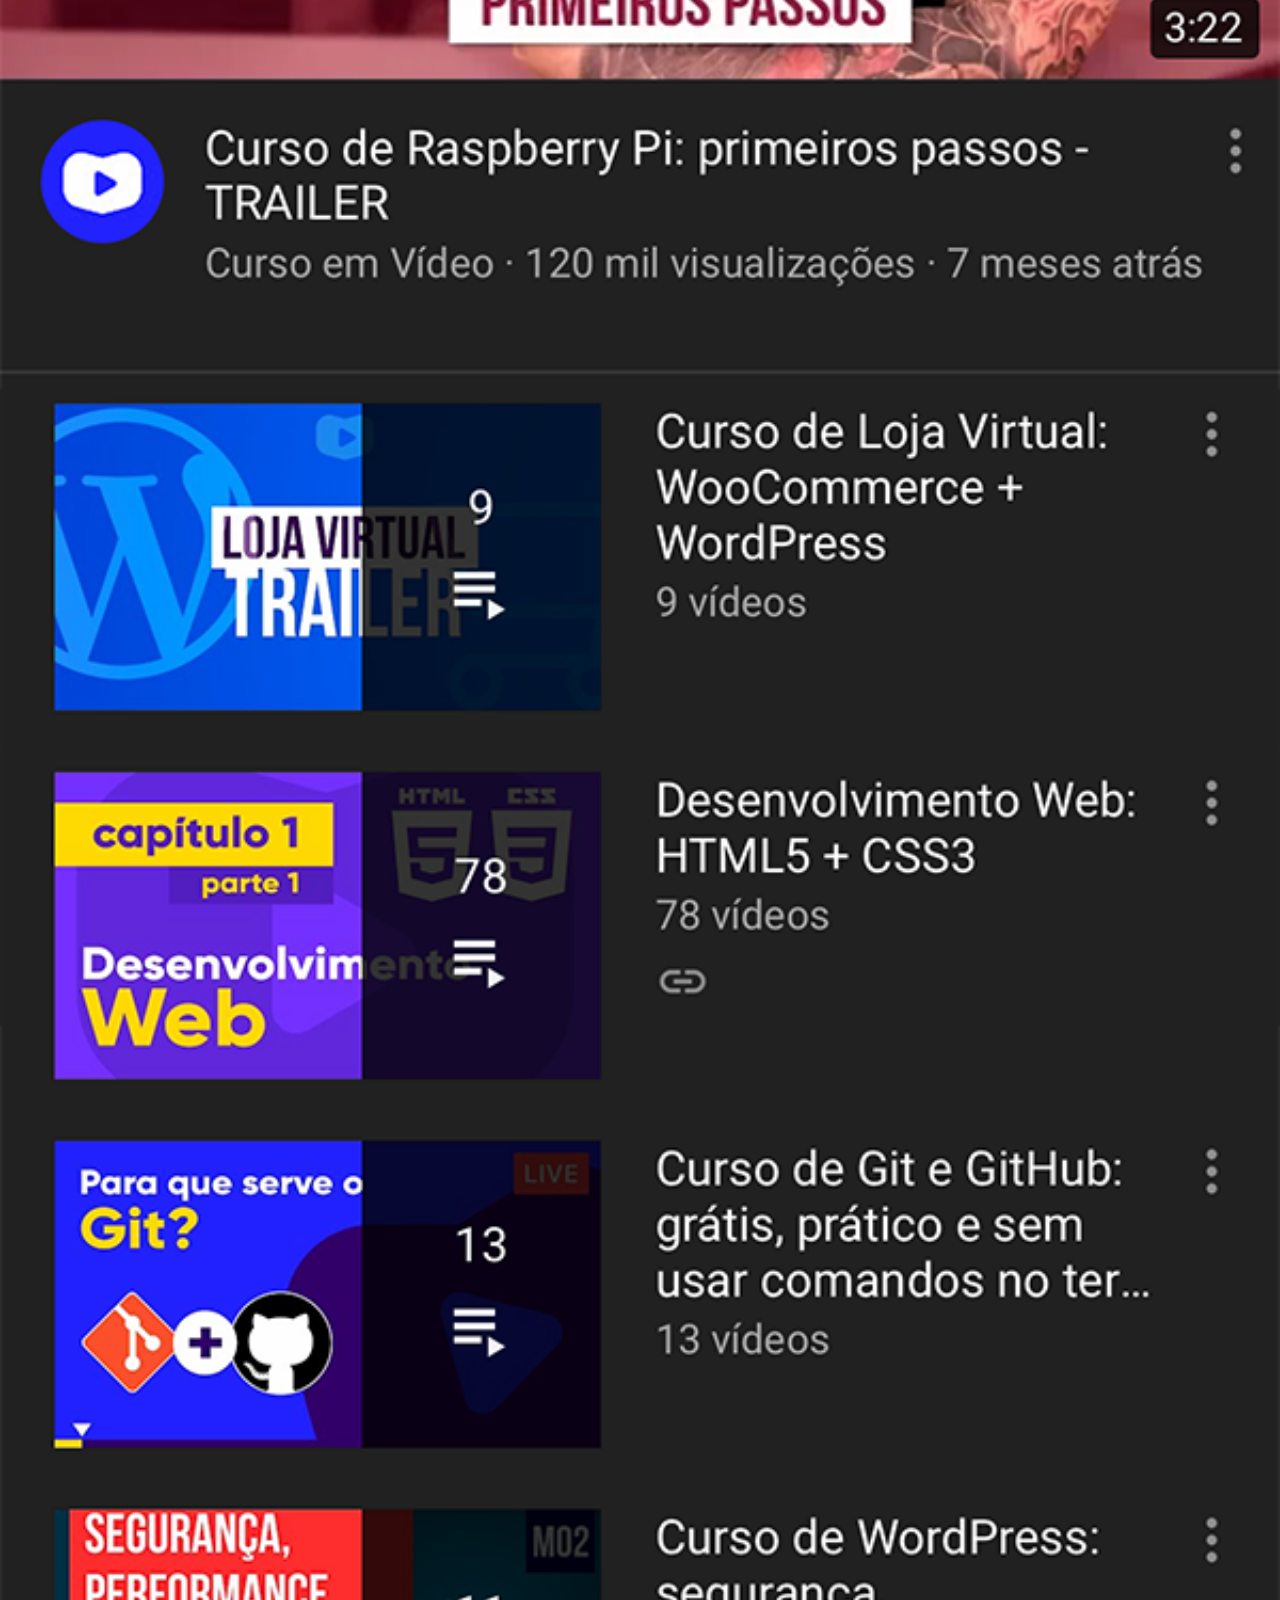
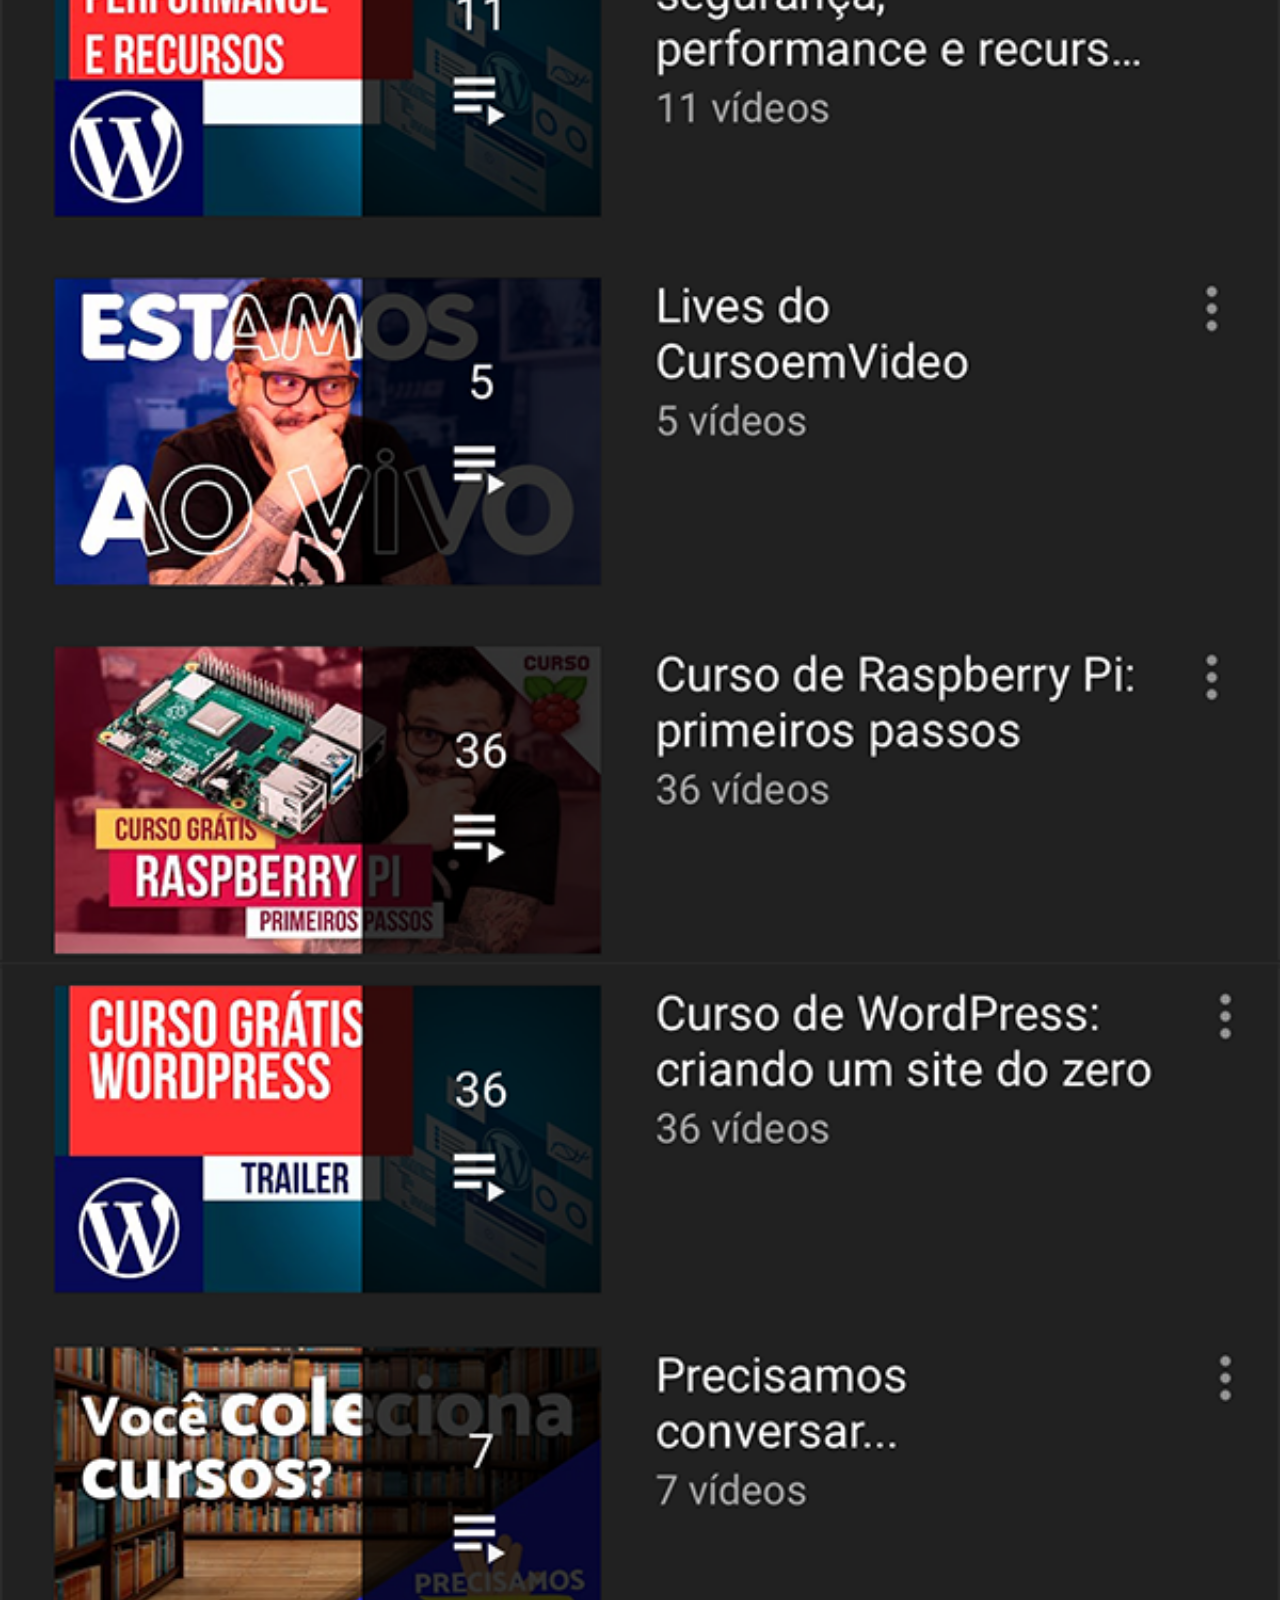
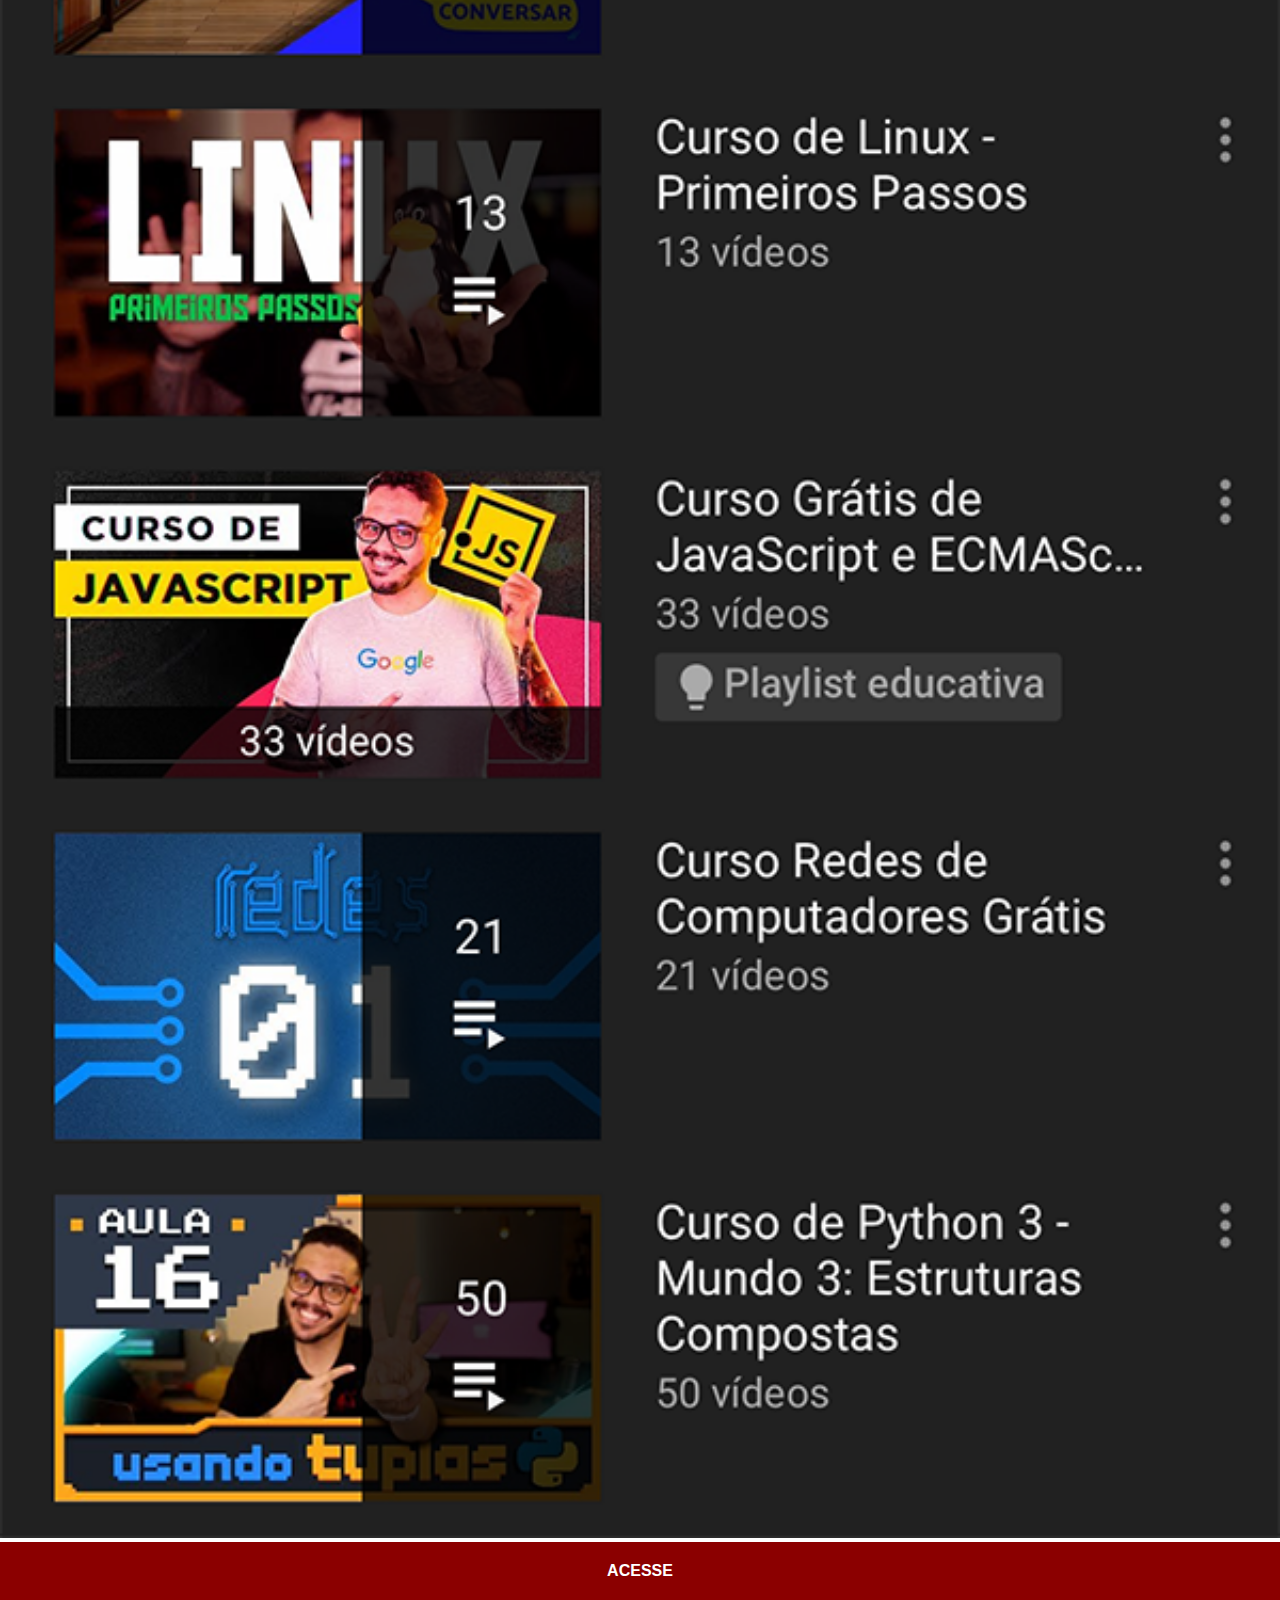
<file: twiter.html>
<!DOCTYPE html>
<html lang="pt-br">
<head>
    <meta charset="UTF-8">
    <meta name="viewport" content="width=device-width, initial-scale=1.0">
    <title>Twitter</title>
    <link rel="stylesheet" href="estilos/social.css">
</head>
<body>
   <img src="imagens/tela-youtube.png" alt="YouTube">
   <a href="https://www.youtube.com/user/cursoemvideo/playlists" target="_blank">ACESSE</a>
</body>
</html>
</file>
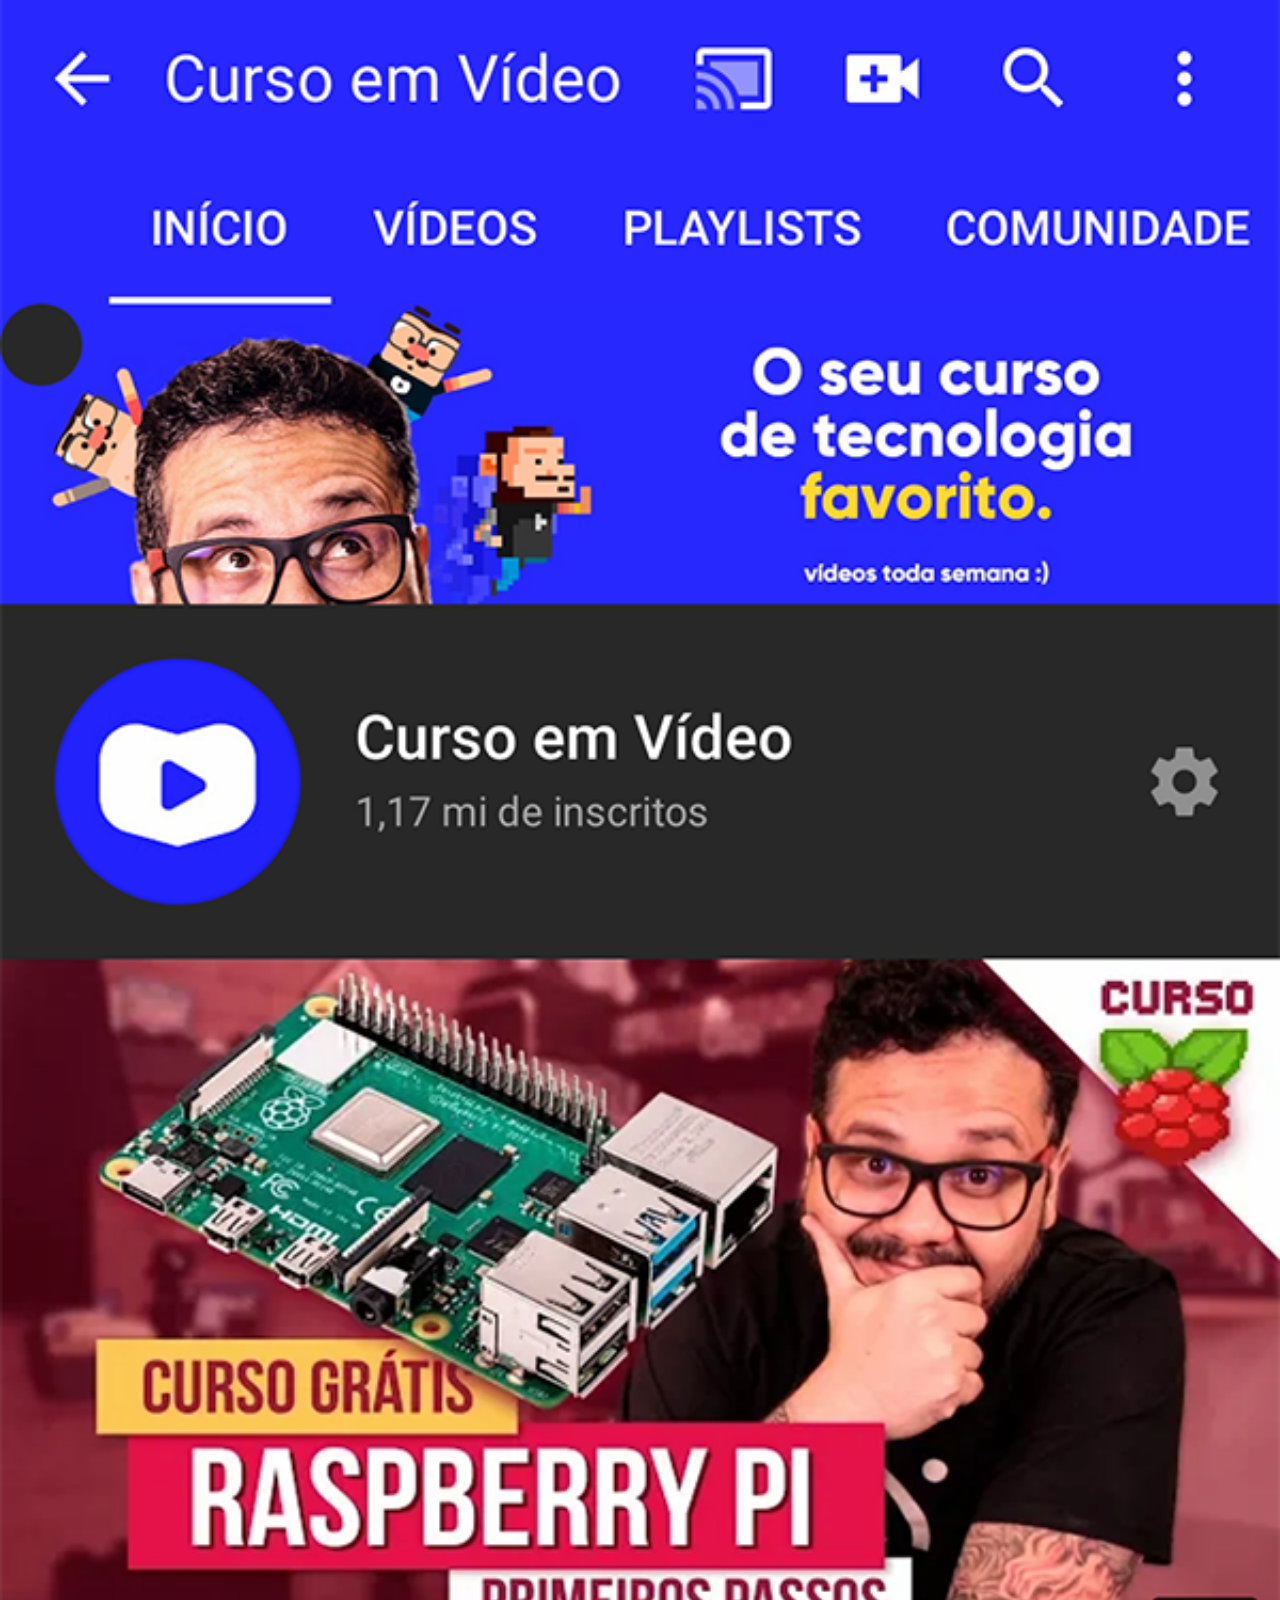
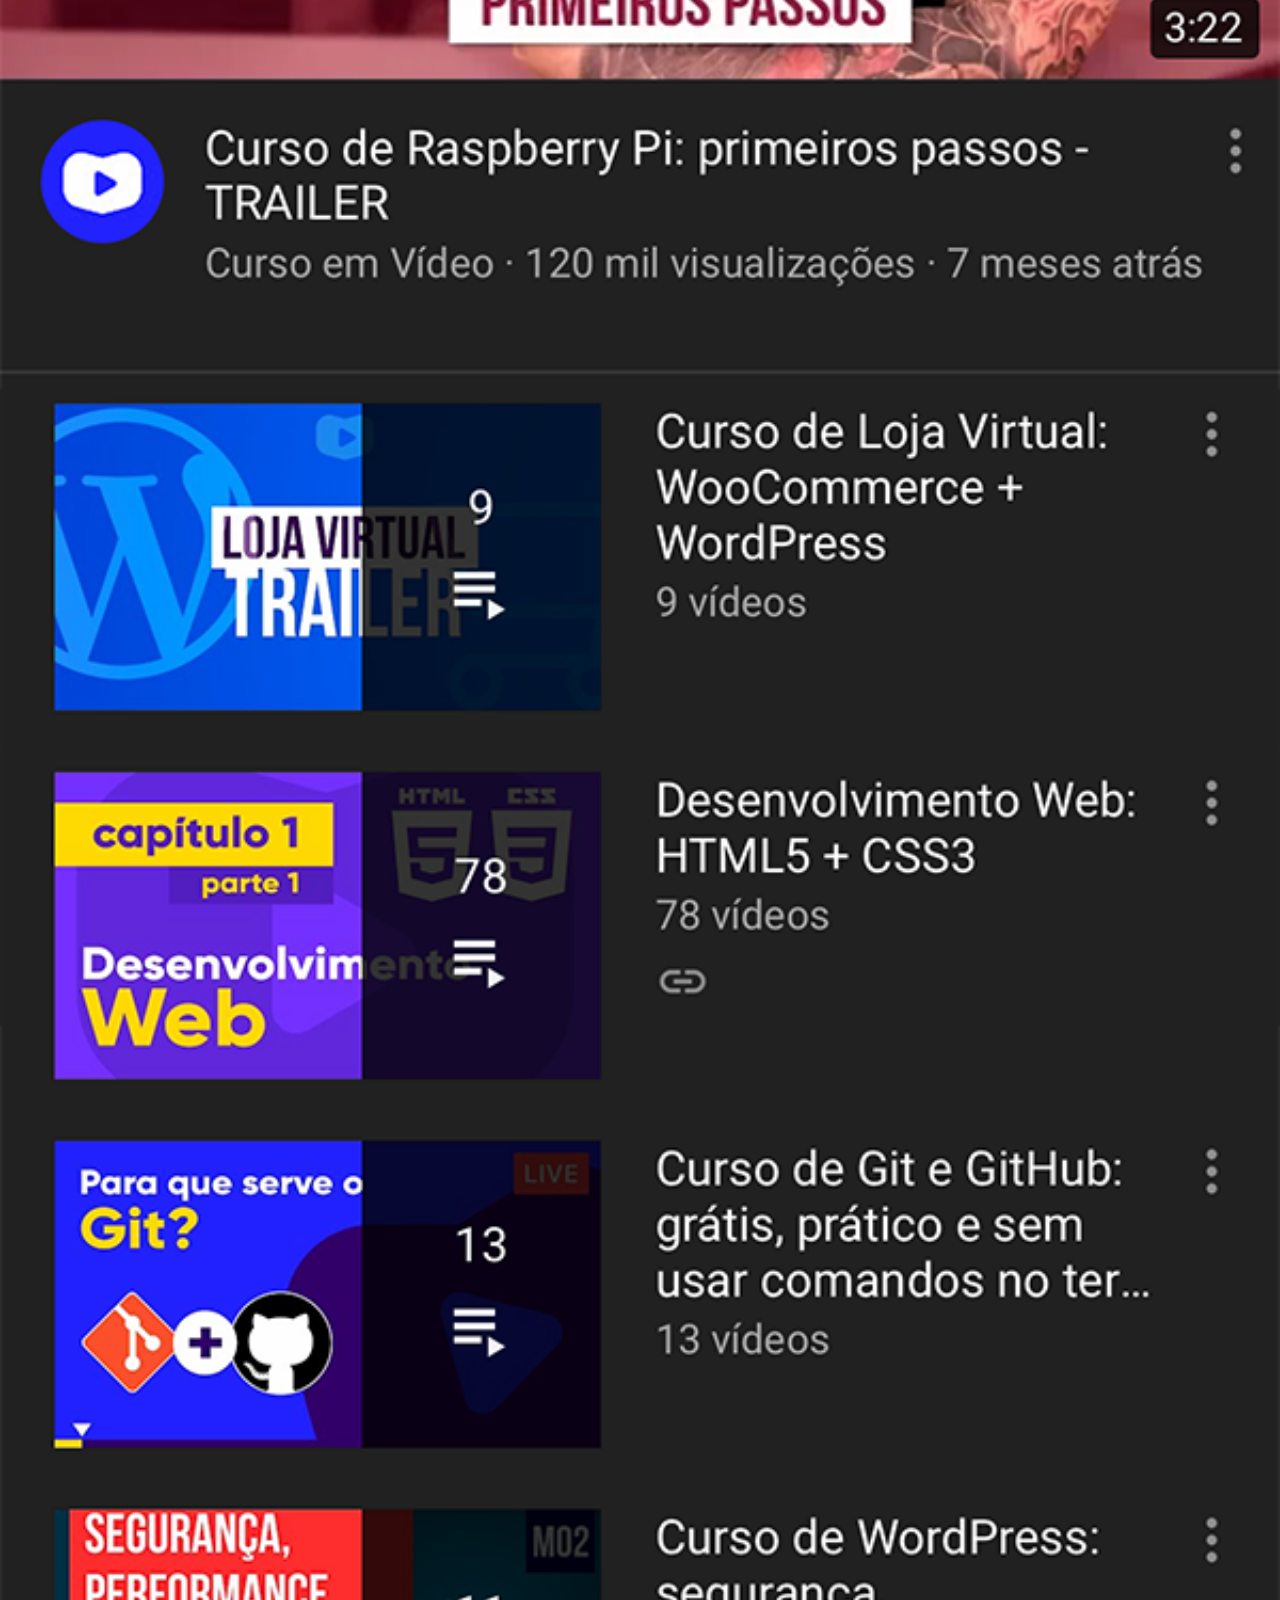
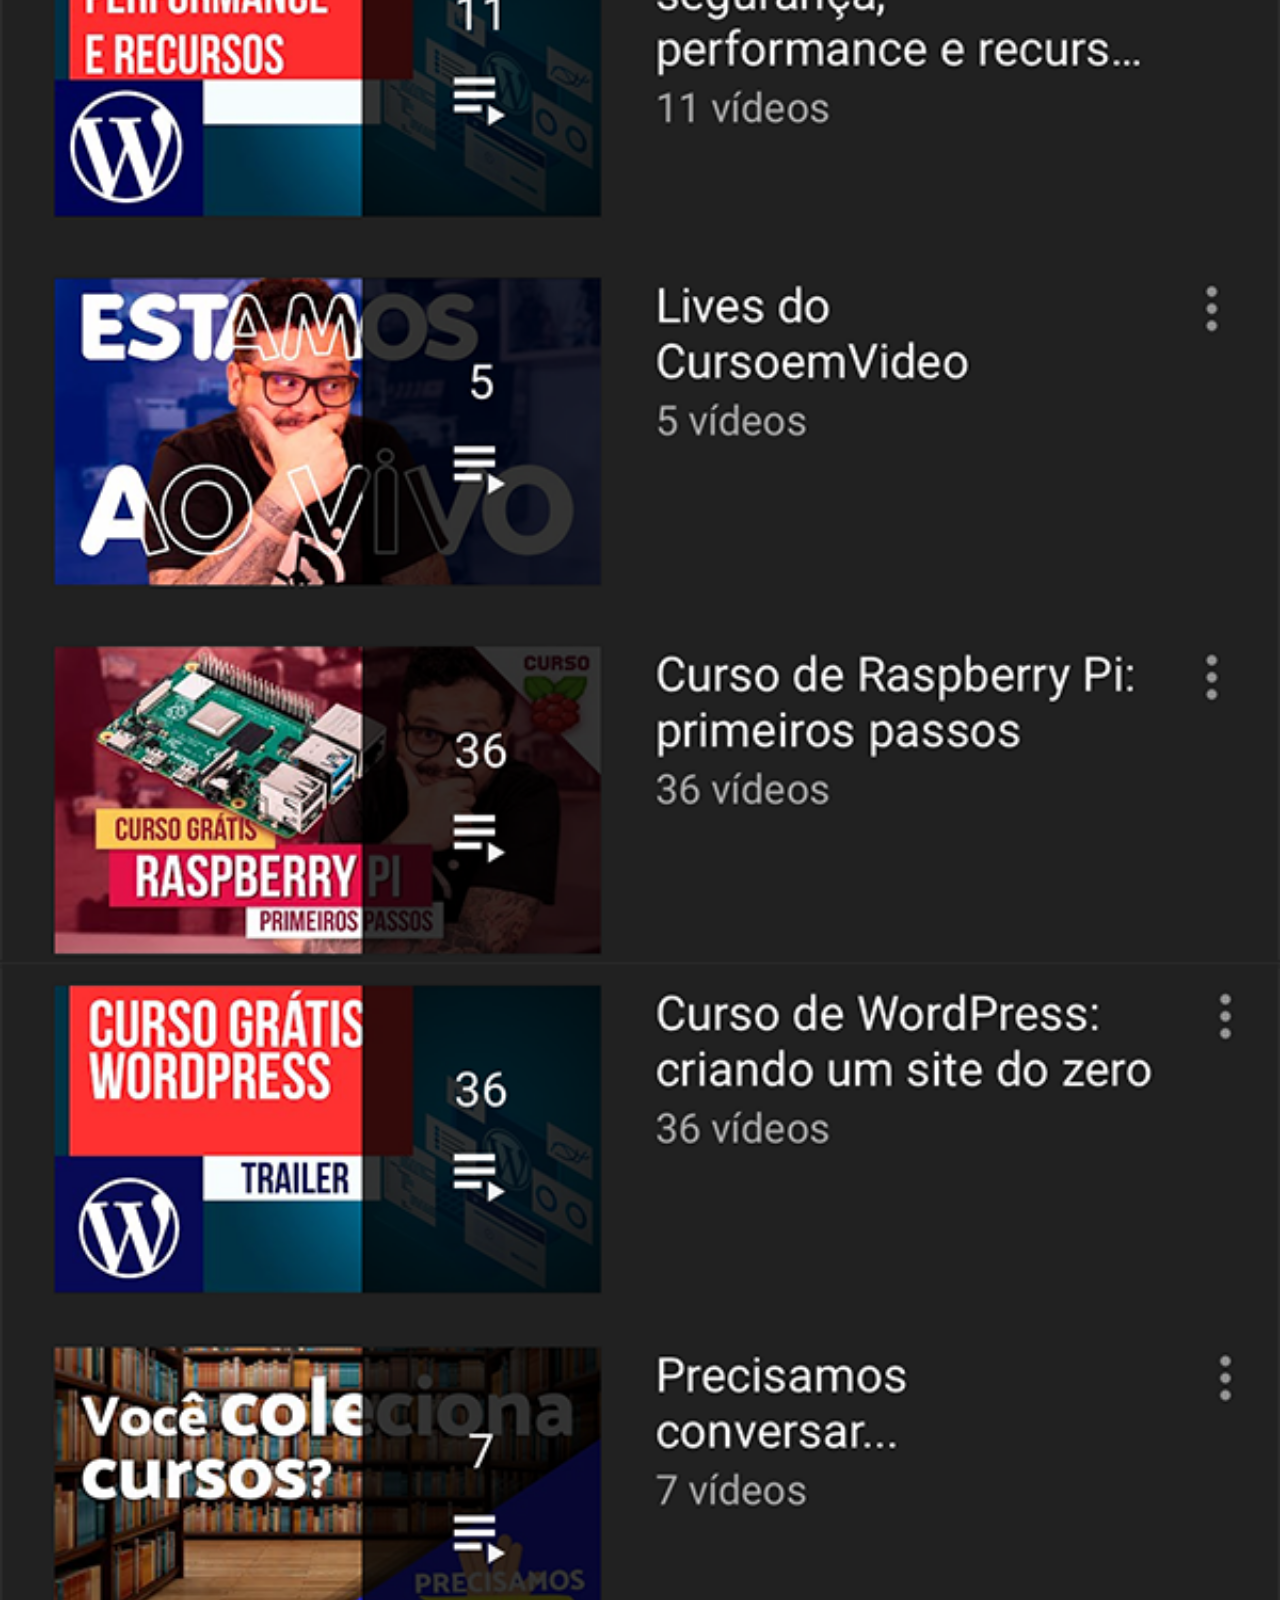
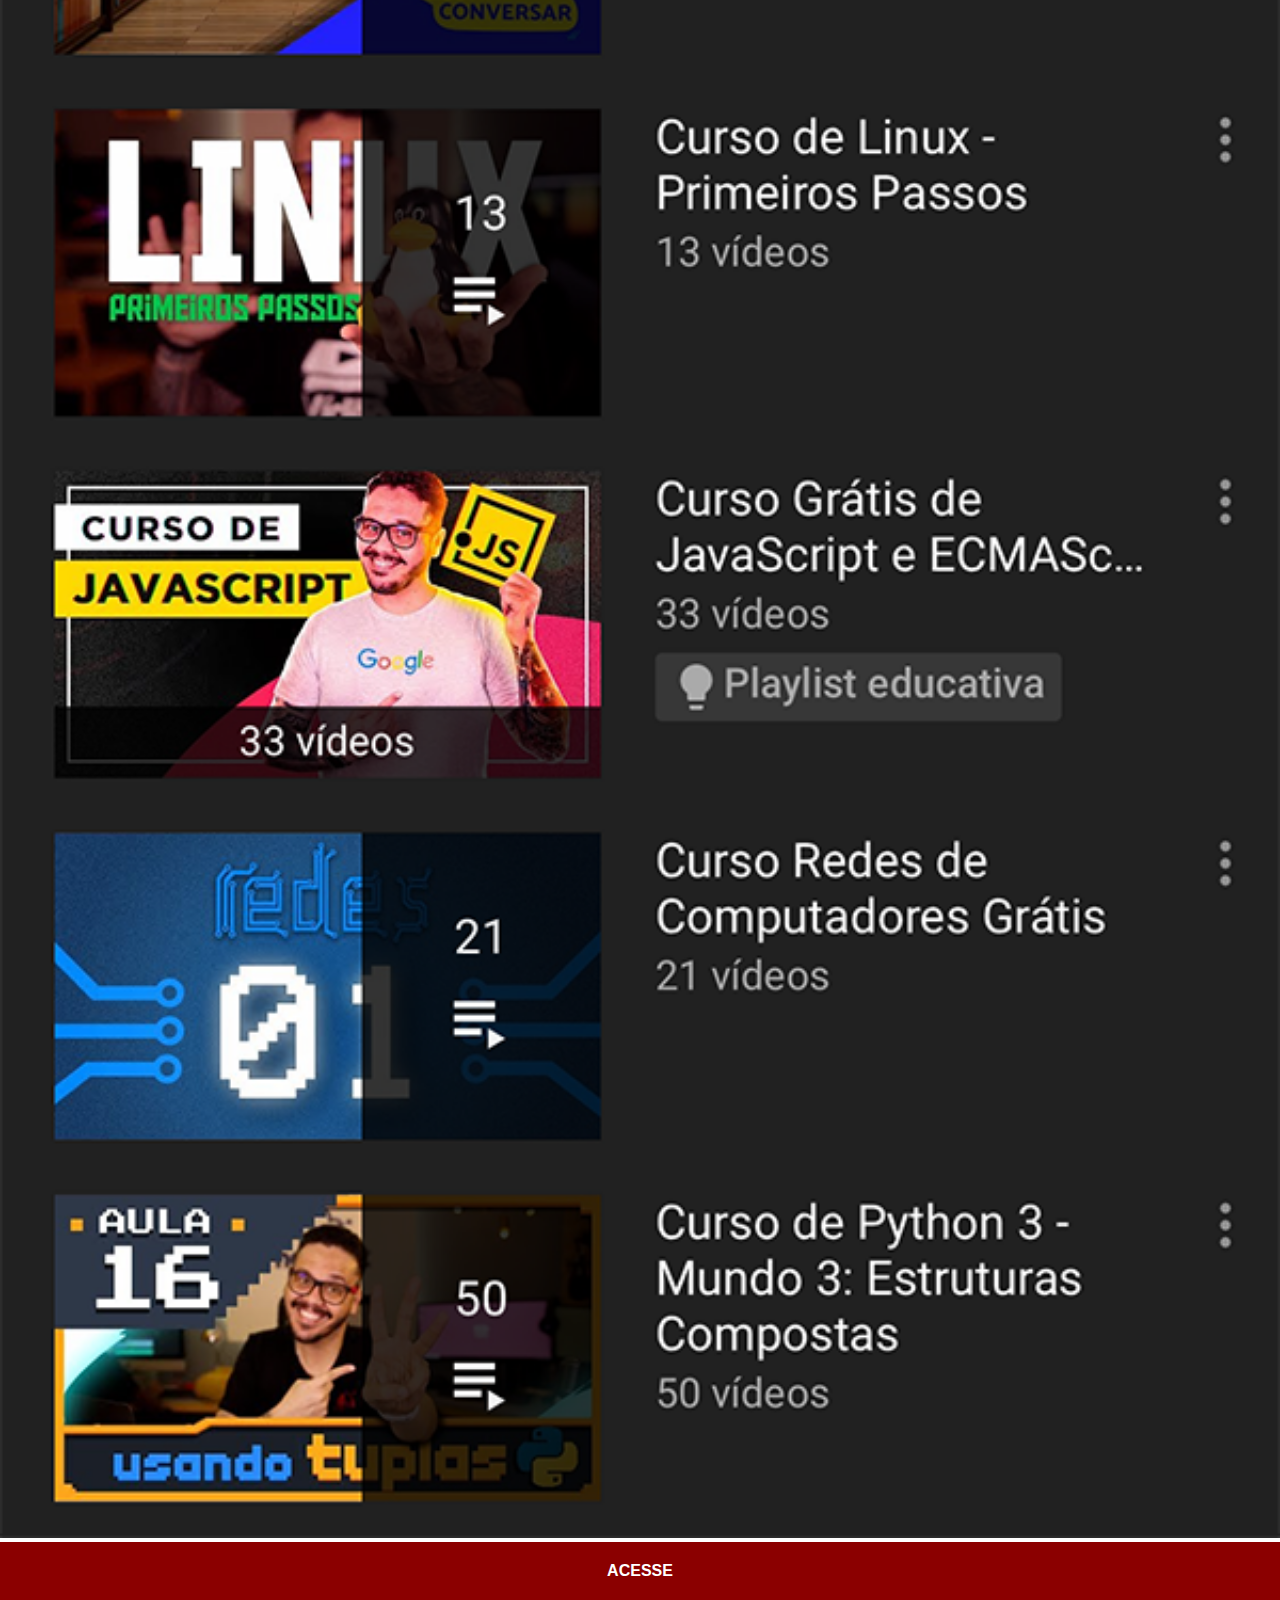
<file: youtube.html>
<!DOCTYPE html>
<html lang="pt-br">
<head>
    <meta charset="UTF-8">
    <meta name="viewport" content="width=device-width, initial-scale=1.0">
    <title>YouTube</title>
    <link rel="stylesheet" href="estilos/social.css">
</head>
<body>
   <img src="imagens/tela-youtube.png" alt="YouTube">
   <a href="https://www.youtube.com/user/cursoemvideo/playlists" target="_blank">ACESSE</a>
</body>
</html>
</file>
<file: estilos/style.css>
@charset "UTF-8";

*{
    margin: 0px;
    padding: 0px;
    font-family: Arial, Helvetica, sans-serif;
}

html, body{

    height: 100vh;
    width: 100vw;
    background-color:black ;
}

body{

    background: url('../imagens/fundo-madeira.jpg') no-repeat top center;
    background-size: cover;
    background-attachment: fixed;
}

main{
    position: relative;
    height: 100vh;
    
}

section#telefone{
    position: absolute;
    top: 50%;
    left: 50%;
    transform:  translate(-50%, -50%) ;

    height: 627px;
    width: 311px;
    
    background: url('../imagens/frame-iphone.png') no-repeat;

}
iframe#tela {
    position: relative;
    top: 80px;
    left: 22px;
    width: 267px;
    height: 471px;
}

section#redes-socias {
    text-align: right;
}
section#redes-sociais img {
  width: 50px;
  height: 50px;  
  margin: 10px;
  border-radius: 50%;
  box-shadow: 2px 2px 5px rgba(0, 0, 0, 0.356);
  box-sizing: border-box;
}

section#redes-sociais img:hover{
border: 2px solid rgba(255, 255, 255, 0.608);
transform: translate(-3px, -3px);
box-shadow: 5px 5px 10px black;
transition: transform 0.4s, border 0.5s;
}
</file>
<file: estilos/social.css>
@charset "UTF-8";
*{
    margin: 0px;
    padding: 0px;
    font-family: Arial, Helvetica, sans-serif;
}
::-webkit-scrollbar {
 width: 0px;
 height: 0px;   
}
img{
width: 100vw;
}
a {
display: block;
background-color: darkred;
color: white;
padding: 20px;
text-align: center;
font-weight: bolder;
text-decoration: none;
}
a:hover {
    background-color: blueviolet;
}
</file>
